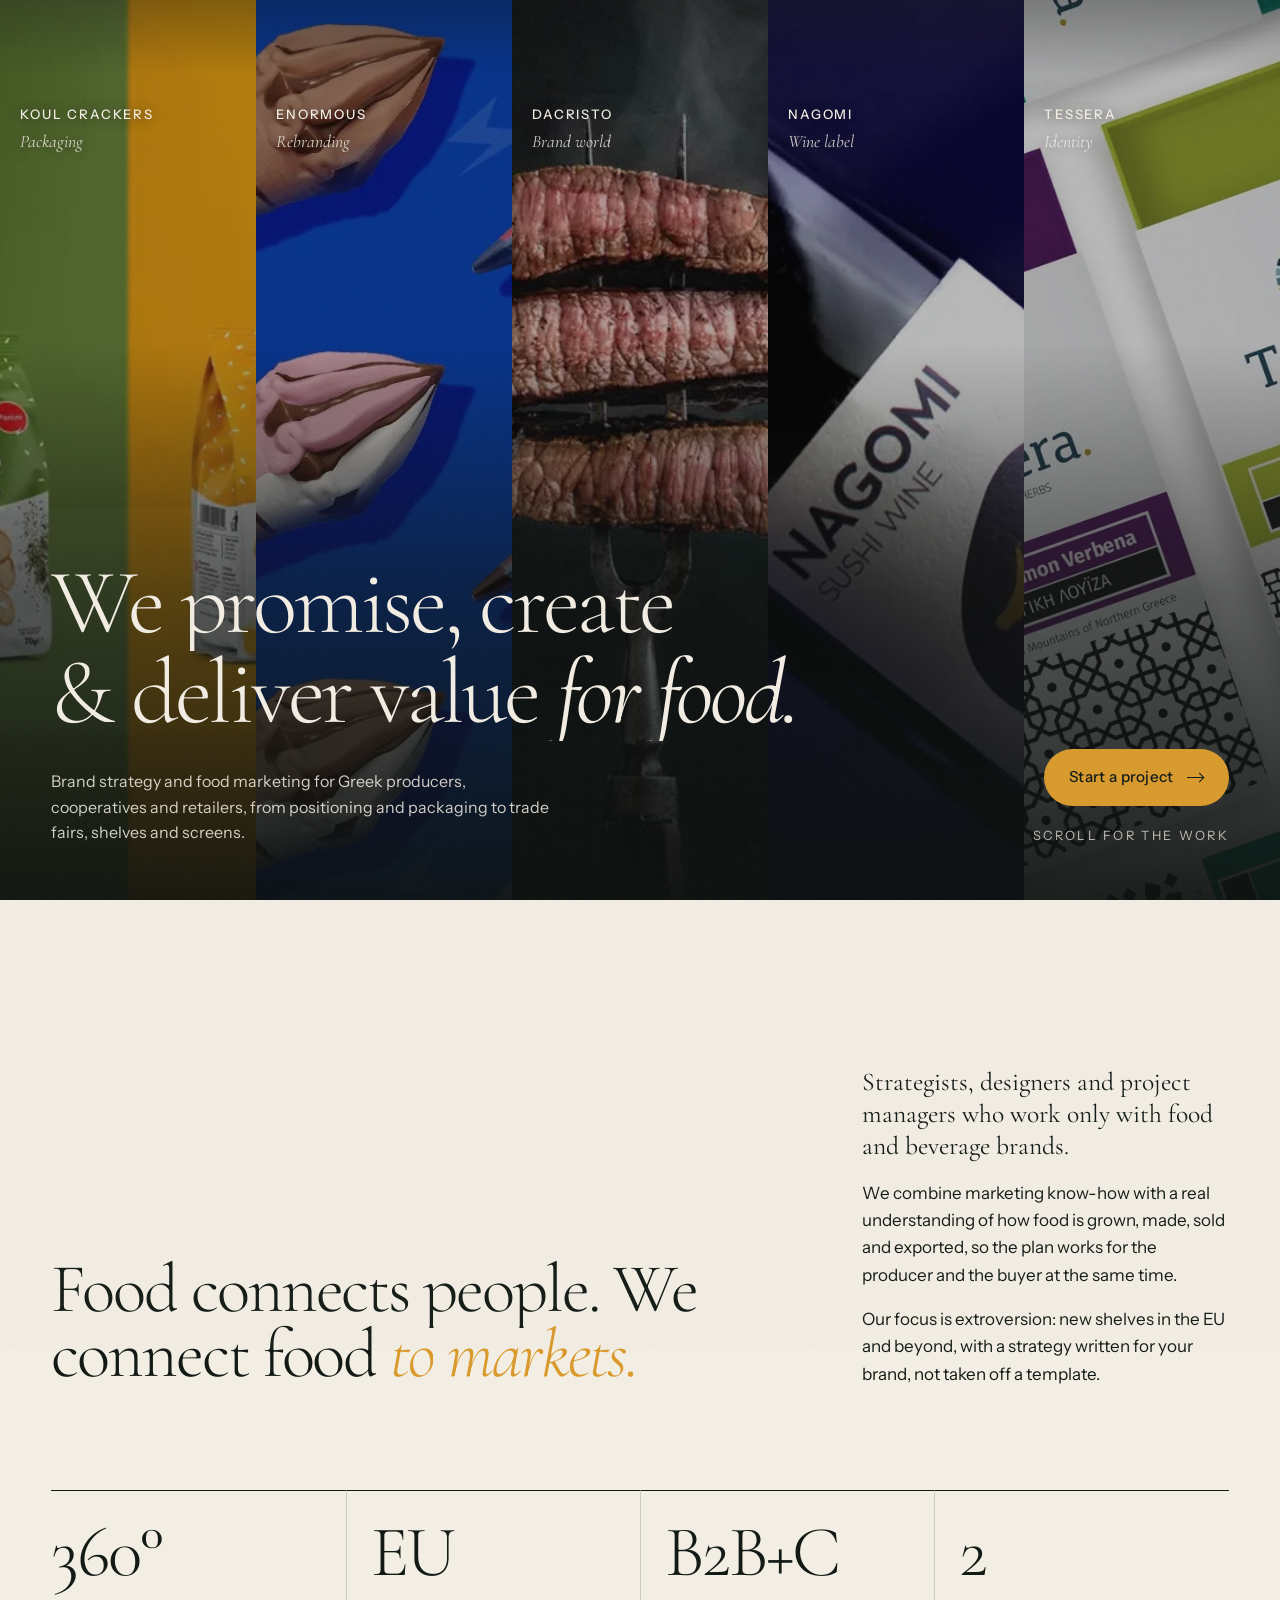
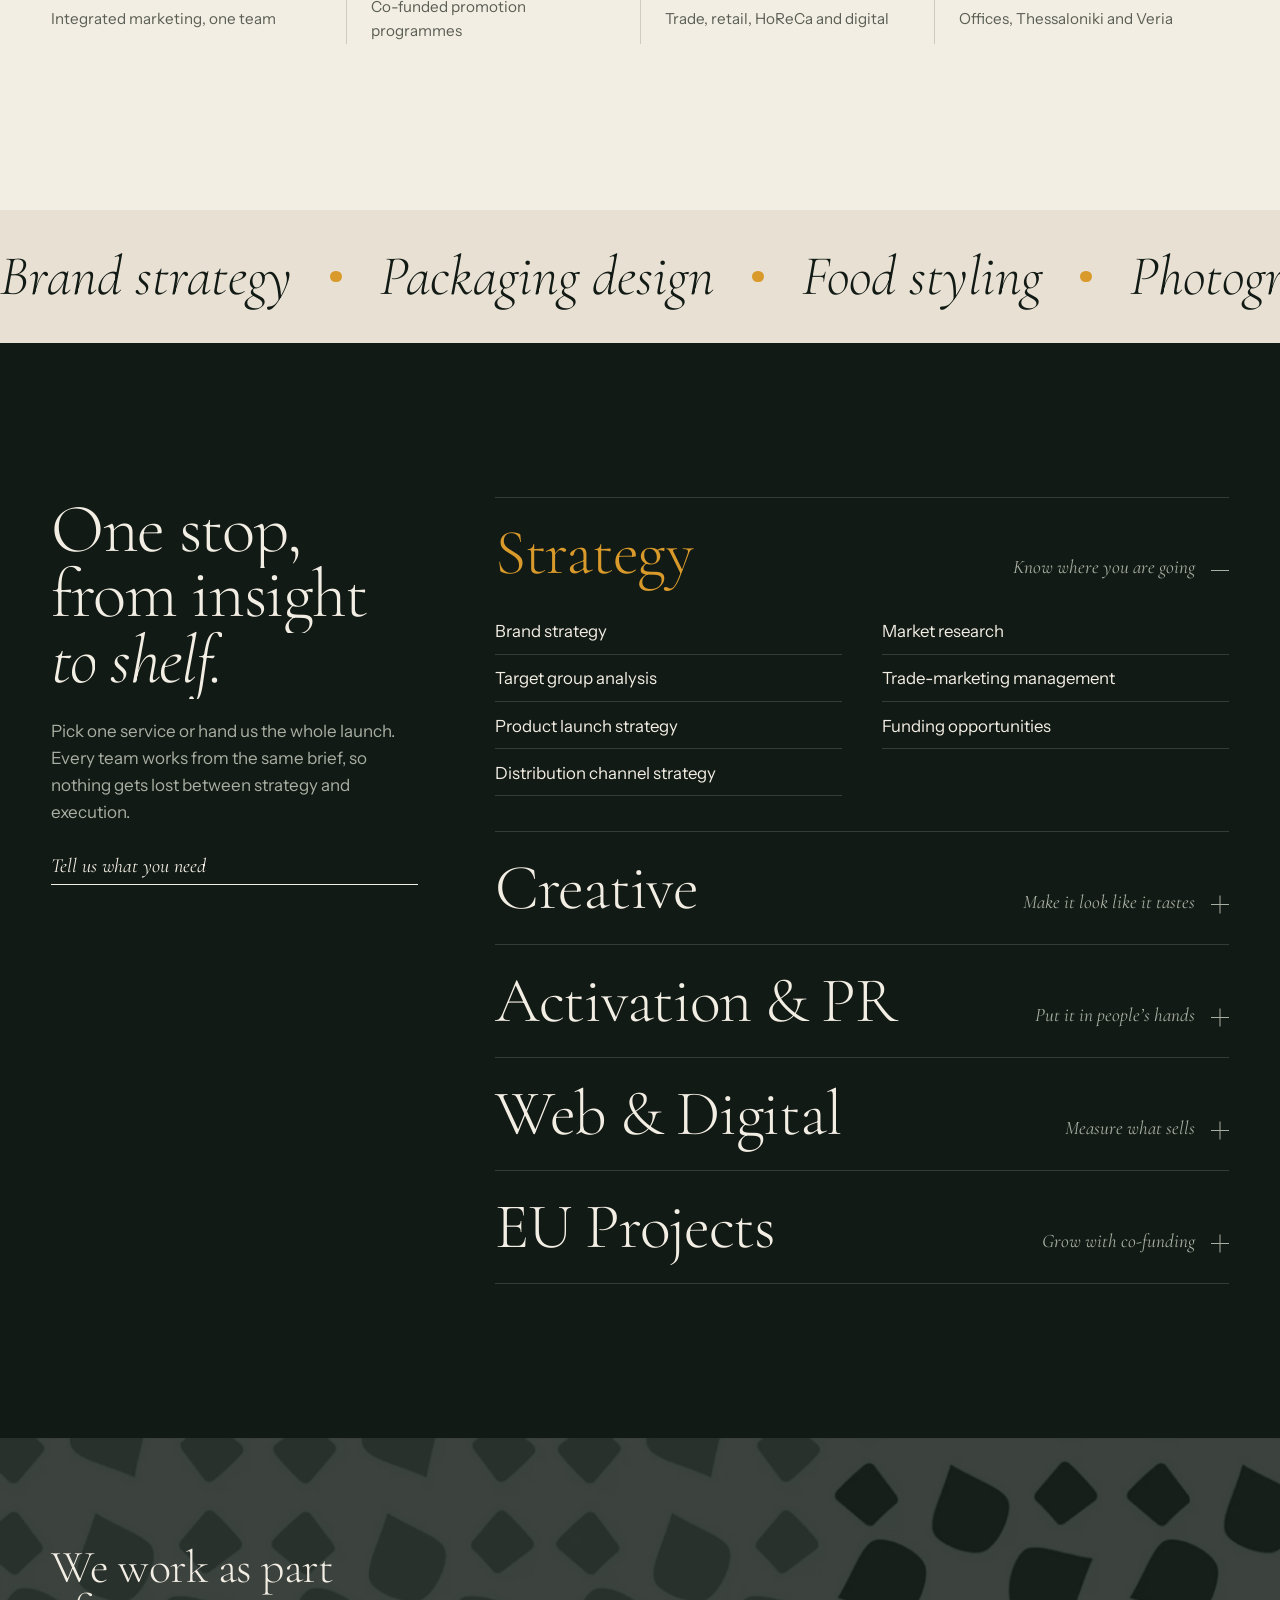
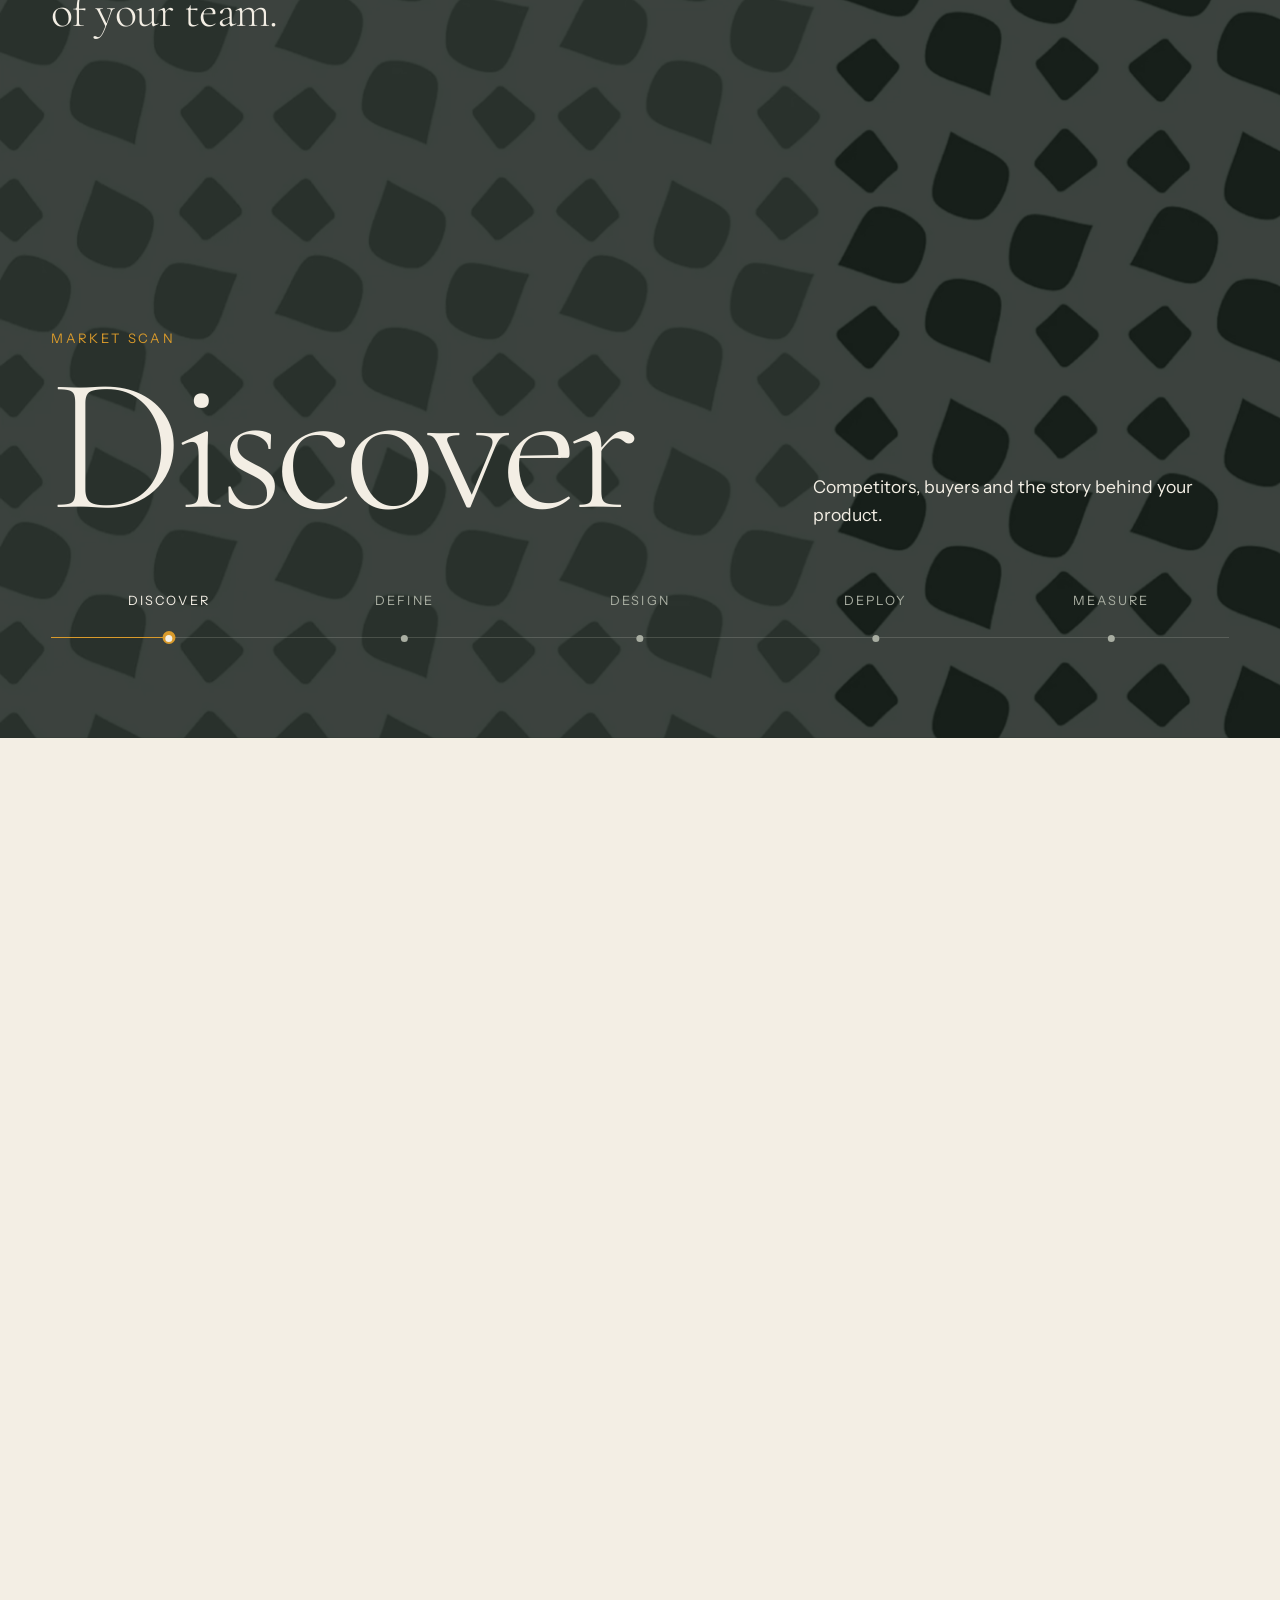
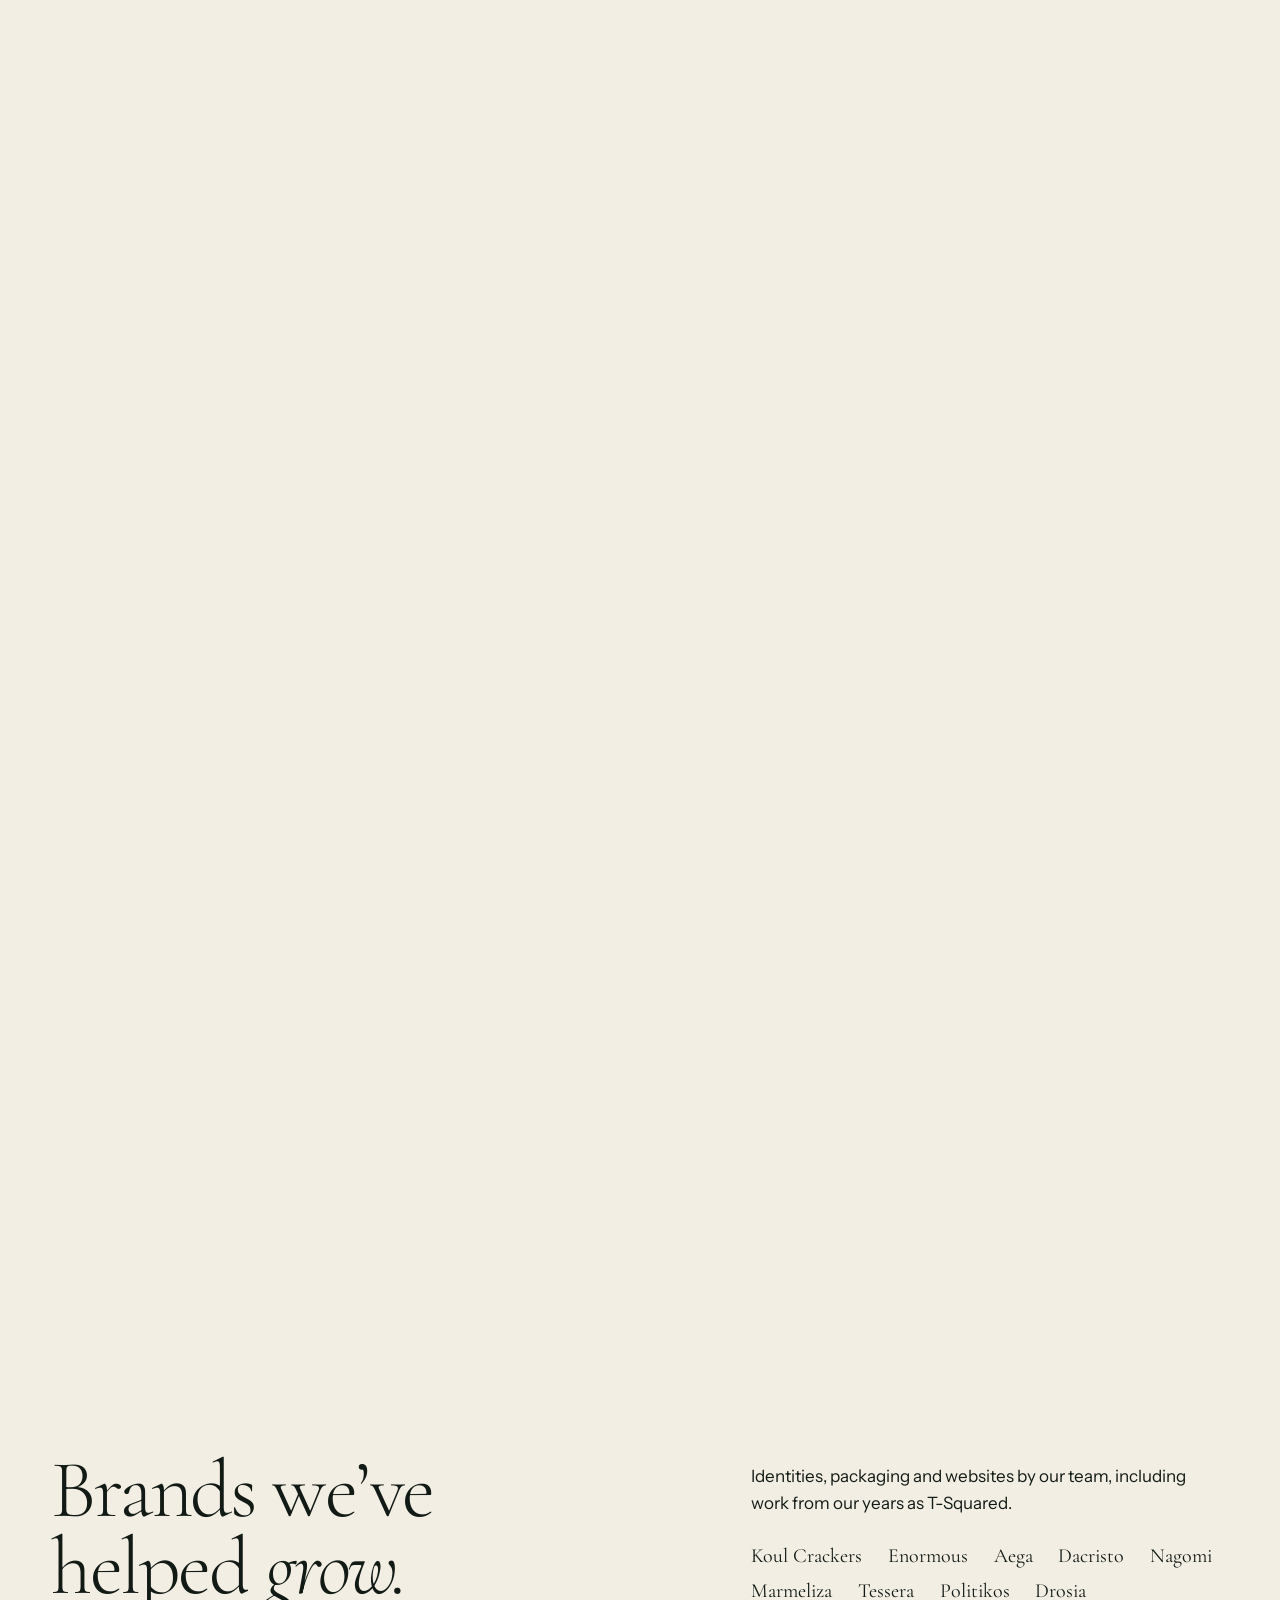
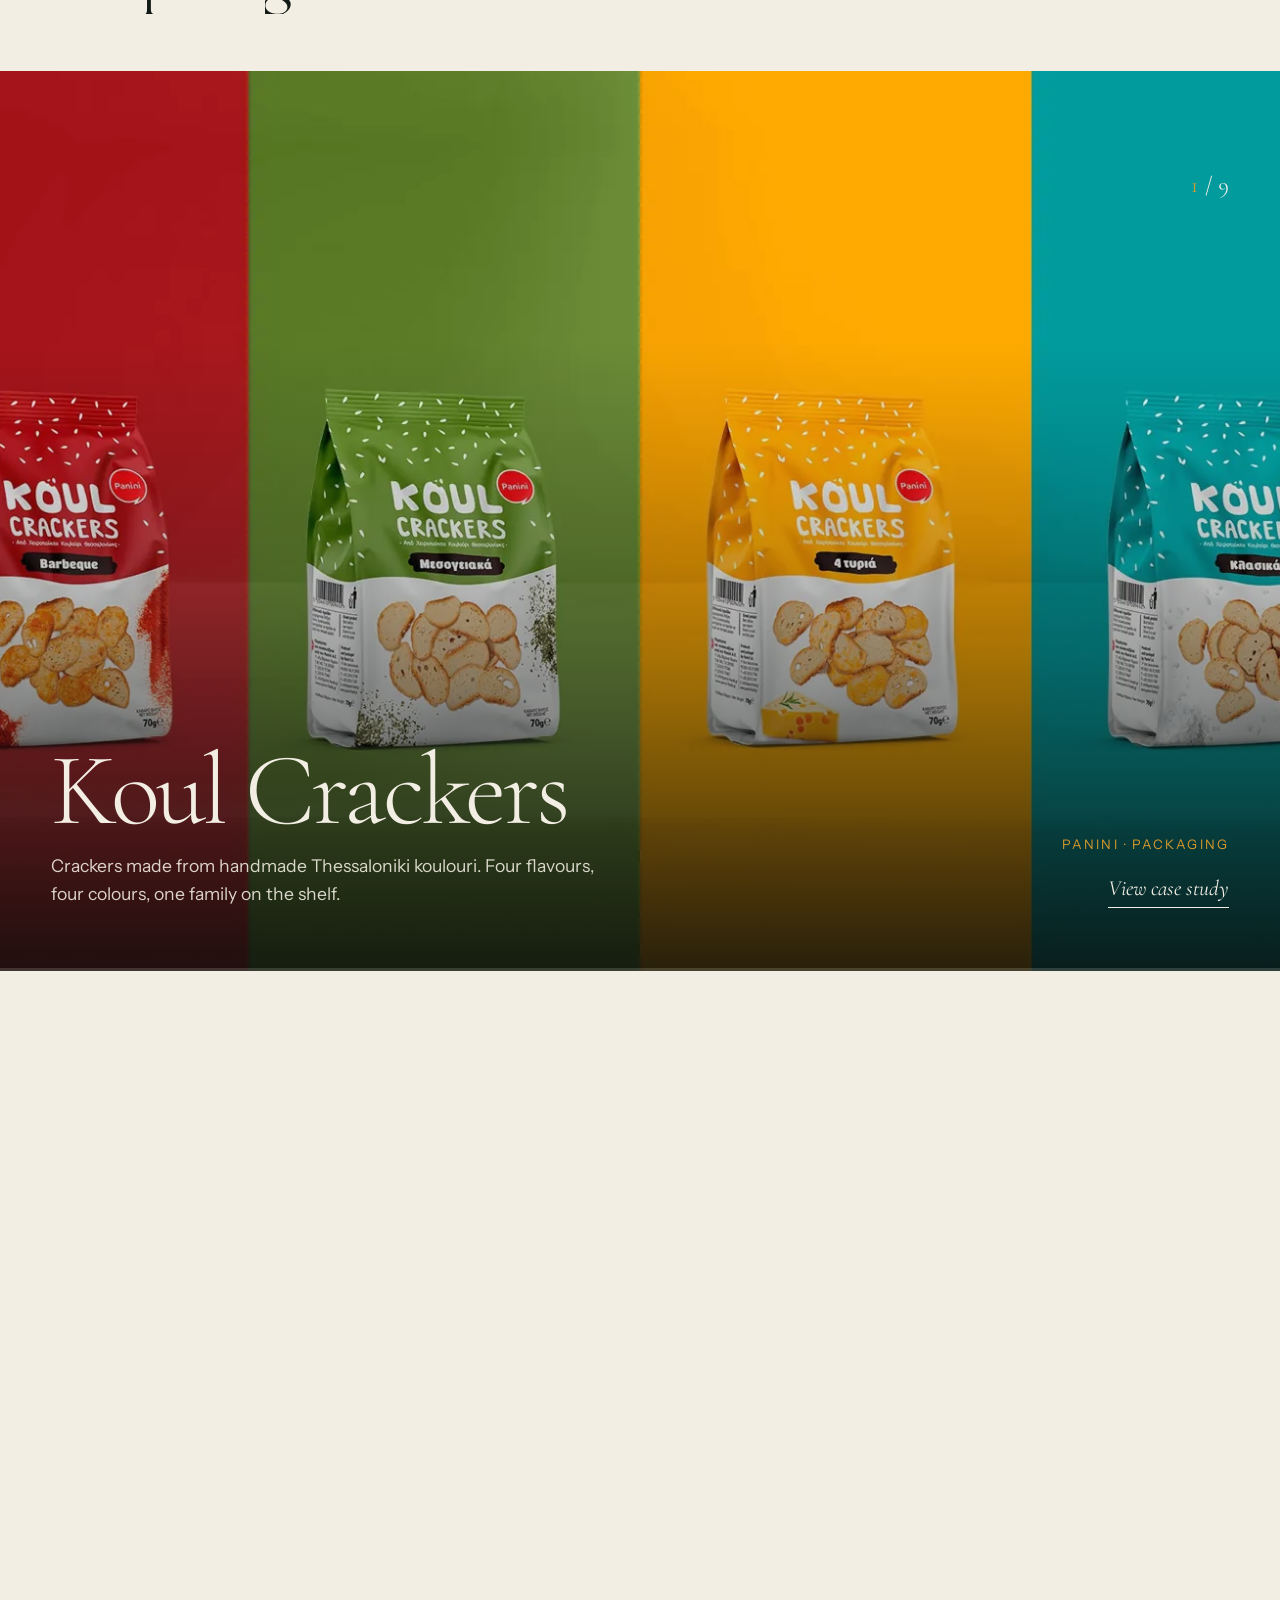
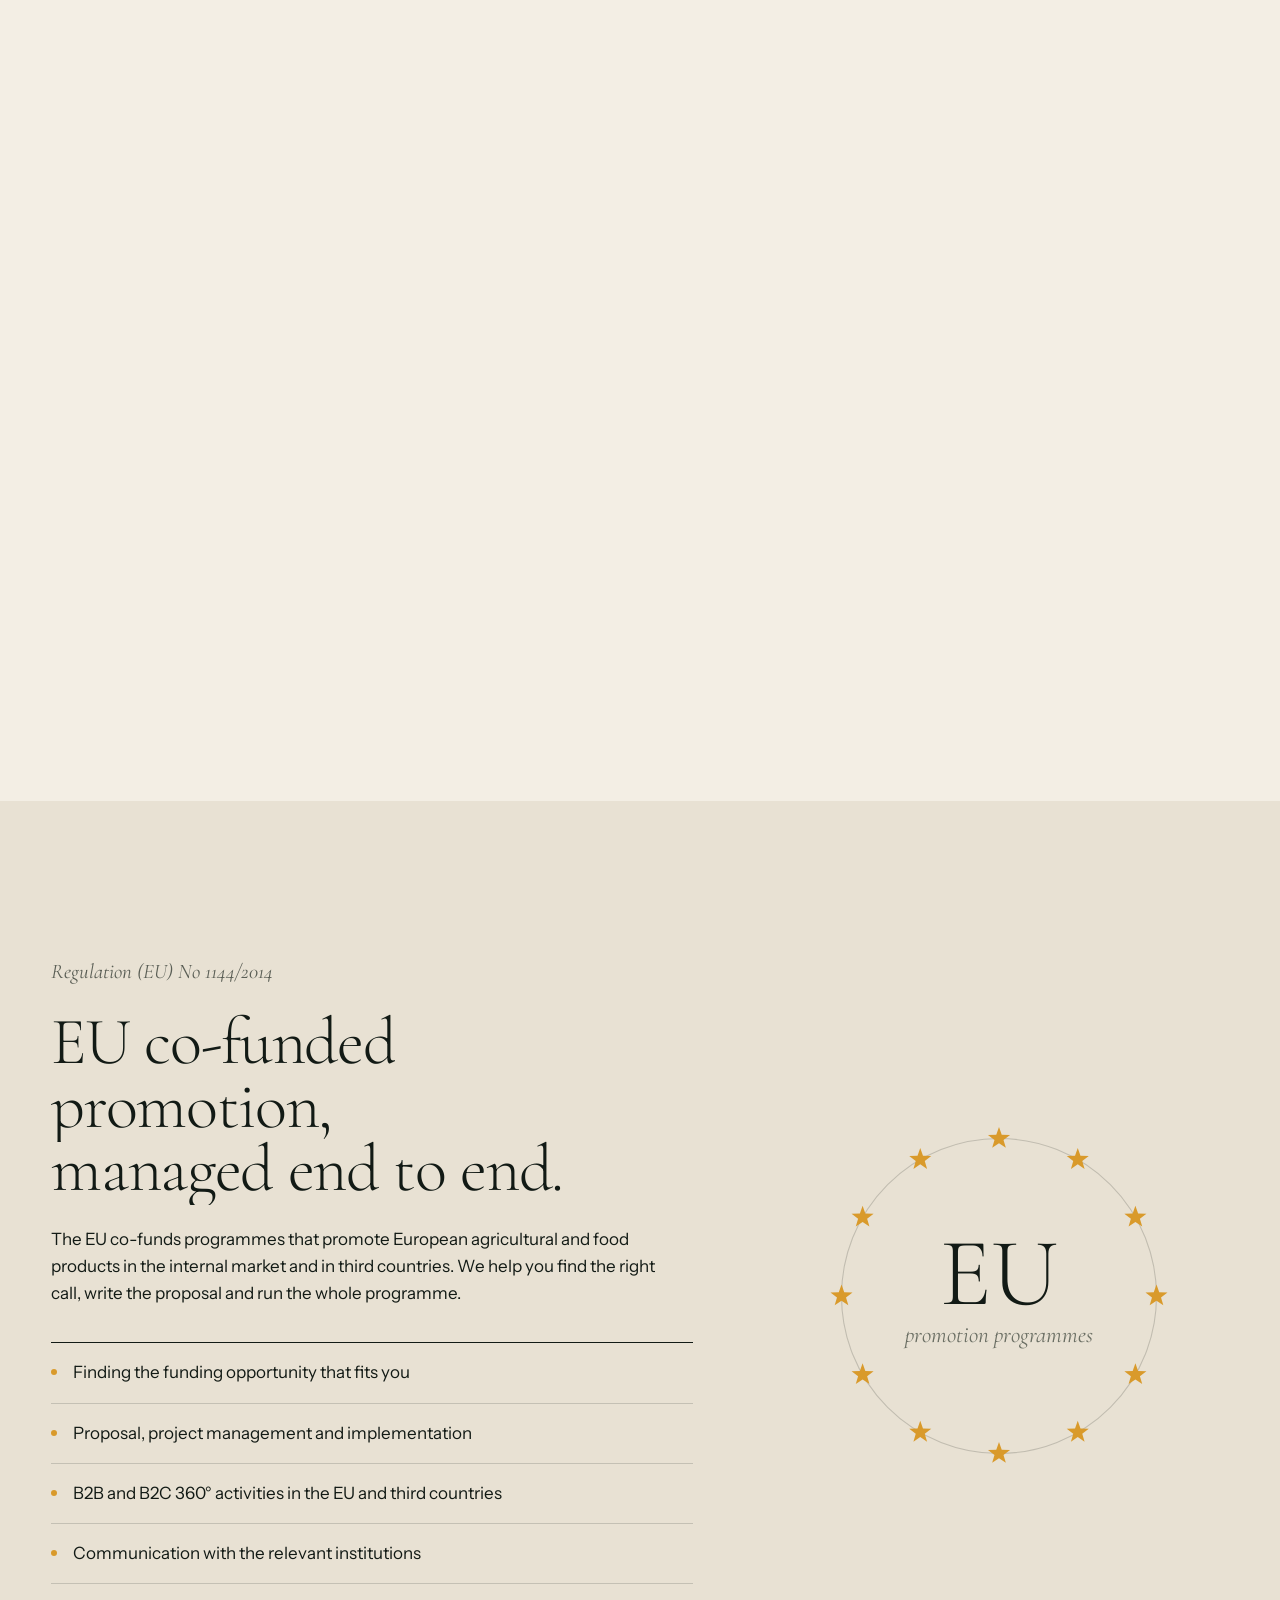
<file: v2/index.html>
<!doctype html>
<html lang="en">
<head>
<meta charset="utf-8">
<meta name="viewport" content="width=device-width, initial-scale=1, viewport-fit=cover">
<title>promēsa · Food strategy + communication</title>
<meta name="description" content="promēsa: food strategy and communication. Brand strategy, packaging, activation and EU promotion programmes for Greek food and beverage producers.">
<meta name="theme-color" content="#121A15">
<link rel="preconnect" href="https://fonts.googleapis.com">
<link rel="preconnect" href="https://fonts.gstatic.com" crossorigin>
<link rel="stylesheet" href="https://fonts.googleapis.com/css2?family=Cormorant+Garamond:ital,wght@0,300;0,400;0,500;1,300;1,400;1,500&family=Instrument+Sans:wght@400;500&display=swap">
<link rel="stylesheet" href="css/v2.css?v=1">
<script>document.documentElement.classList.add('js');try{if(!sessionStorage.getItem('pv2-veil')&&!matchMedia('(prefers-reduced-motion: reduce)').matches)document.documentElement.classList.add('veil-on')}catch(e){}</script>
</head>
<body>
<script>if(document.documentElement.classList.contains('veil-on'))document.body.classList.add('is-loading')</script>

<div class="veil" id="veil" aria-hidden="true">
  <div class="veil__cut"><img src="../assets/work/panini-kool/06.webp" alt=""><span class="veil__name">Koul Crackers</span></div>
  <div class="veil__cut"><img src="../assets/work/enormous/02.webp" alt=""><span class="veil__name">Enormous</span></div>
  <div class="veil__cut"><img src="../assets/work/aega/01.webp" alt=""><span class="veil__name">Aega Goat Milk</span></div>
  <div class="veil__cut"><img src="../assets/work/nagomi/04.webp" alt=""><span class="veil__name">Nagomi Sushi Wine</span></div>
  <div class="veil__cut"><img src="../assets/work/tessera/07.webp" alt=""><span class="veil__name">Tessera Fine Herbs</span></div>
  <span class="veil__mark">promēsa</span>
  <button class="veil__skip" id="veilSkip" type="button" tabindex="-1">Skip</button>
</div>
<div class="grain" aria-hidden="true"></div>

<header class="nav" id="nav">
  <a class="nav__brand" href="#top" aria-label="promēsa home">promēsa</a>
  <nav class="nav__links" aria-label="Primary">
    <a href="#services">Services</a>
    <a href="#process">How we work</a>
    <a href="#work">Work</a>
    <a href="#eu">EU programmes</a>
  </nav>
  <a class="nav__cta" href="#contact">Let’s talk</a>
  <button class="nav__toggle" id="navToggle" type="button" aria-label="Open menu" aria-expanded="false" aria-controls="menu"><span></span><span></span></button>
</header>

<div class="menu" id="menu" aria-hidden="true">
  <nav class="menu__links" aria-label="Mobile">
    <a href="#services">Services</a>
    <a href="#process">How we work</a>
    <a href="#work">Work</a>
    <a href="#eu">EU programmes</a>
    <a href="#contact">Let’s talk</a>
  </nav>
  <p class="menu__foot">Thessaloniki · Veria<br>info@promesa.gr</p>
</div>

<main id="top">

<!-- ============ HERO: a wall of the work ============ -->
<section class="hero" aria-label="Introduction">
  <div class="wall" id="wall">
    <a class="wall__panel" href="work/panini-kool.html"><img src="../assets/work/covers/panini-kool.webp" alt="Koul Crackers packs in red, green, yellow and teal"><span class="wall__label"><b>Koul Crackers</b><span>Packaging</span></span></a>
    <a class="wall__panel" href="#work" data-slide="1"><img src="../assets/work/enormous/02.webp" alt="Enormous ice cream cones on blue"><span class="wall__label"><b>Enormous</b><span>Rebranding</span></span></a>
    <a class="wall__panel" href="#work" data-slide="3"><img src="../assets/work/covers/dacristo.webp" alt="Dacristo deli brand collage"><span class="wall__label"><b>Dacristo</b><span>Brand world</span></span></a>
    <a class="wall__panel" href="#work" data-slide="4"><img src="../assets/work/nagomi/04.webp" alt="Nagomi sushi wine bottle on deep blue"><span class="wall__label"><b>Nagomi</b><span>Wine label</span></span></a>
    <a class="wall__panel" href="#work" data-slide="6"><img src="../assets/work/tessera/07.webp" alt="Tessera herb packs with geometric patterns"><span class="wall__label"><b>Tessera</b><span>Identity</span></span></a>
  </div>
  <div class="hero__scrim" aria-hidden="true"></div>
  <div class="hero__copy">
    <div>
      <h1 aria-label="We promise, create and deliver value for food.">
        <span class="line"><span>We promise, create</span></span>
        <span class="line"><span>&amp; deliver value <em>for food.</em></span></span>
      </h1>
      <p class="hero__sub" data-hero-fade>Brand strategy and food marketing for Greek producers, cooperatives and retailers, from positioning and packaging to trade fairs, shelves and screens.</p>
    </div>
    <div class="hero__actions" data-hero-fade>
      <a class="btn" href="#contact">Start a project <i></i></a>
      <span class="scrollcue">Scroll for the work</span>
    </div>
  </div>
</section>

<!-- ============ ABOUT ============ -->
<section class="about wrap" aria-labelledby="about-h">
  <div class="about__grid">
    <h2 id="about-h" data-split>Food connects people. We connect food <em>to markets.</em></h2>
    <div class="about__body">
      <p class="lede" data-reveal>Strategists, designers and project managers who work only with food and beverage brands.</p>
      <p data-reveal>We combine marketing know-how with a real understanding of how food is grown, made, sold and exported, so the plan works for the producer and the buyer at the same time.</p>
      <p data-reveal>Our focus is extroversion: new shelves in the EU and beyond, with a strategy written for your brand, not taken off a template.</p>
    </div>
  </div>
  <div class="facts">
    <div class="fact" data-reveal><b data-count="360" data-suffix="°">360°</b><span>Integrated marketing, one team</span></div>
    <div class="fact" data-reveal><b>EU</b><span>Co-funded promotion programmes</span></div>
    <div class="fact" data-reveal><b>B2B+C</b><span>Trade, retail, HoReCa and digital</span></div>
    <div class="fact" data-reveal><b data-count="2">2</b><span>Offices, Thessaloniki and Veria</span></div>
  </div>
</section>

<!-- ============ MARQUEE ============ -->
<div class="marquee" aria-hidden="true">
  <div class="marquee__track">
    <span class="marquee__item">Brand strategy</span><span class="marquee__dot"></span><span class="marquee__item">Packaging design</span><span class="marquee__dot"></span><span class="marquee__item">Food styling</span><span class="marquee__dot"></span><span class="marquee__item">Photography &amp; video</span><span class="marquee__dot"></span><span class="marquee__item">Trade fairs</span><span class="marquee__dot"></span><span class="marquee__item">In-store promotion</span><span class="marquee__dot"></span><span class="marquee__item">Social media</span><span class="marquee__dot"></span><span class="marquee__item">EU promotion programmes</span><span class="marquee__dot"></span>
    <span class="marquee__item">Brand strategy</span><span class="marquee__dot"></span><span class="marquee__item">Packaging design</span><span class="marquee__dot"></span><span class="marquee__item">Food styling</span><span class="marquee__dot"></span><span class="marquee__item">Photography &amp; video</span><span class="marquee__dot"></span><span class="marquee__item">Trade fairs</span><span class="marquee__dot"></span><span class="marquee__item">In-store promotion</span><span class="marquee__dot"></span><span class="marquee__item">Social media</span><span class="marquee__dot"></span><span class="marquee__item">EU promotion programmes</span><span class="marquee__dot"></span>
  </div>
</div>

<!-- ============ SERVICES ============ -->
<section class="services dark" id="services" aria-labelledby="svc-h">
  <div class="wrap services__grid">
    <div class="services__head">
      <h2 id="svc-h" data-split>One stop, from insight <em>to shelf.</em></h2>
      <p data-reveal>Pick one service or hand us the whole launch. Every team works from the same brief, so nothing gets lost between strategy and execution.</p>
      <a class="textlink" href="#contact" data-reveal>Tell us what you need</a>
    </div>
    <div class="svc-list">
      <details class="svc" open data-reveal>
        <summary><h3>Strategy</h3><span class="tag">Know where you are going<span class="svc__plus" aria-hidden="true"></span></span></summary>
        <ul><li>Brand strategy</li><li>Market research</li><li>Target group analysis</li><li>Trade-marketing management</li><li>Product launch strategy</li><li>Funding opportunities</li><li>Distribution channel strategy</li></ul>
      </details>
      <details class="svc" data-reveal>
        <summary><h3>Creative</h3><span class="tag">Make it look like it tastes<span class="svc__plus" aria-hidden="true"></span></span></summary>
        <ul><li>Branding &amp; visual identity</li><li>Packaging design</li><li>Content creation</li><li>Campaign development</li><li>Photography &amp; video</li><li>Food styling</li><li>Web design</li></ul>
      </details>
      <details class="svc" data-reveal>
        <summary><h3>Activation &amp; PR</h3><span class="tag">Put it in people’s hands<span class="svc__plus" aria-hidden="true"></span></span></summary>
        <ul><li>International trade fairs</li><li>B2B meetings &amp; events</li><li>B2C promotions</li><li>In-store promotion</li><li>Media planning</li><li>Social media</li></ul>
      </details>
      <details class="svc" data-reveal>
        <summary><h3>Web &amp; Digital</h3><span class="tag">Measure what sells<span class="svc__plus" aria-hidden="true"></span></span></summary>
        <ul><li>Web design &amp; development</li><li>Performance marketing</li><li>Analytics &amp; reporting</li></ul>
      </details>
      <details class="svc" data-reveal>
        <summary><h3>EU Projects</h3><span class="tag">Grow with co-funding<span class="svc__plus" aria-hidden="true"></span></span></summary>
        <ul><li>Programme management</li><li>360° B2B &amp; B2C activities</li><li>Finding the right funding</li><li>Liaison with authorities</li><li>Reporting &amp; ex-post evaluation</li></ul>
      </details>
    </div>
  </div>
</section>

<!-- ============ THE ROAD: how we work ============ -->
<section class="road" id="process" aria-labelledby="road-h">
  <div class="road__stage">
    <div class="road__media" aria-hidden="true"><img id="roadImg" src="../assets/work/tessera/05.webp" alt=""></div>
    <h2 id="road-h" class="road__title">We work as part of your team.</h2>
    <div class="road__head">
      <div>
        <span class="road__kicker" id="roadKicker">Market scan</span>
        <span class="road__big" id="roadBig">Discover</span>
      </div>
      <p class="road__note" id="roadNote" aria-live="polite">Competitors, buyers and the story behind your product.</p>
    </div>
    <div class="road__rail">
      <div class="road__line"><span class="road__fill" id="roadFill"></span><span class="road__cursor" id="roadCursor"></span></div>
      <ol class="road__nodes" id="roadNodes">
        <li class="road__node is-on" style="left:10%" data-big="Discover" data-kick="Market scan" data-note="Competitors, buyers and the story behind your product."><button type="button">Discover</button></li>
        <li class="road__node" style="left:30%" data-big="Define" data-kick="Positioning" data-note="Positioning, target markets, channels and a clear budget."><button type="button">Define</button></li>
        <li class="road__node" style="left:50%" data-big="Design" data-kick="Identity &amp; campaign" data-note="Identity, packaging, content and the campaign itself."><button type="button">Design</button></li>
        <li class="road__node" style="left:70%" data-big="Deploy" data-kick="Fairs, shelves, screens" data-note="Fairs, B2B meetings, retail, media and social, run by us."><button type="button">Deploy</button></li>
        <li class="road__node" style="left:90%" data-big="Measure" data-kick="Results" data-note="Results, reporting and what to change in the next round."><button type="button">Measure</button></li>
      </ol>
    </div>
    <ol class="road__list">
      <li><span>Market scan</span><b>Discover</b><p>Competitors, buyers and the story behind your product.</p></li>
      <li><span>Positioning</span><b>Define</b><p>Positioning, target markets, channels and a clear budget.</p></li>
      <li><span>Identity &amp; campaign</span><b>Design</b><p>Identity, packaging, content and the campaign itself.</p></li>
      <li><span>Fairs, shelves, screens</span><b>Deploy</b><p>Fairs, B2B meetings, retail, media and social, run by us.</p></li>
      <li><span>Results</span><b>Measure</b><p>Results, reporting and what to change in the next round.</p></li>
    </ol>
  </div>
</section>

<!-- ============ WORK ============ -->
<section id="work" aria-labelledby="work-h">
  <div class="work__intro">
    <h2 id="work-h" data-split>Brands we’ve helped <em>grow.</em></h2>
    <div>
      <p data-reveal>Identities, packaging and websites by our team, including work from our years as T-Squared.</p>
      <nav class="work__index" aria-label="Projects" data-reveal>
        <a href="#reel" data-slide="0">Koul Crackers</a><a href="#reel" data-slide="1">Enormous</a><a href="#reel" data-slide="2">Aega</a><a href="#reel" data-slide="3">Dacristo</a><a href="#reel" data-slide="4">Nagomi</a><a href="#reel" data-slide="5">Marmeliza</a><a href="#reel" data-slide="6">Tessera</a><a href="#reel" data-slide="7">Politikos</a><a href="#reel" data-slide="8">Drosia</a>
      </nav>
    </div>
  </div>

  <div class="reel" id="reel">
    <div class="reel__stage">
      <a class="reel__slide" href="work/panini-kool.html">
        <div class="reel__media"><img src="../assets/work/panini-kool/10.webp" alt="The four Koul Crackers packs side by side" loading="lazy"></div>
        <div class="reel__copy"><h3 class="reel__name">Koul Crackers</h3><p class="reel__line">Crackers made from handmade Thessaloniki koulouri. Four flavours, four colours, one family on the shelf.</p><span class="reel__meta"><span class="reel__cat">Panini · Packaging</span><span class="reel__go">View case study</span></span></div>
      </a>
      <div class="reel__slide">
        <div class="reel__media"><img src="../assets/work/enormous/02.webp" alt="Enormous ice cream cones repeated on a blue background" loading="lazy"></div>
        <div class="reel__copy"><h3 class="reel__name">Enormous</h3><p class="reel__line">A louder, bolder rebrand for a big ice cream cone, in pink and electric blue.</p><span class="reel__meta"><span class="reel__cat">Rebranding</span><span class="reel__go reel__go--soon">Case study soon</span></span></div>
      </div>
      <div class="reel__slide">
        <div class="reel__media"><img src="../assets/work/aega/01.webp" alt="Aega coffee cups with goat illustration on mint" loading="lazy"></div>
        <div class="reel__copy"><h3 class="reel__name">Aega Goat Milk</h3><p class="reel__line">A goat, a mint world and a voice that makes goat milk feel everyday.</p><span class="reel__meta"><span class="reel__cat">Identity &amp; packaging</span><span class="reel__go reel__go--soon">Case study soon</span></span></div>
      </div>
      <div class="reel__slide">
        <div class="reel__media"><img src="../assets/work/dacristo/01.webp" alt="Dacristo identity set over a classical still-life painting" loading="lazy"></div>
        <div class="reel__copy"><h3 class="reel__name">Dacristo</h3><p class="reel__line">A brand world for a deli, grocery and coffee house, from meat packs to the shop floor.</p><span class="reel__meta"><span class="reel__cat">Brand world</span><span class="reel__go reel__go--soon">Case study soon</span></span></div>
      </div>
      <div class="reel__slide">
        <div class="reel__media"><img src="../assets/work/nagomi/04.webp" alt="Nagomi sushi wine bottle on deep blue" loading="lazy"></div>
        <div class="reel__copy"><h3 class="reel__name">Nagomi Sushi Wine</h3><p class="reel__line">A Greek wine made for sushi, with a label that bridges both tables.</p><span class="reel__meta"><span class="reel__cat">Wine label</span><span class="reel__go reel__go--soon">Case study soon</span></span></div>
      </div>
      <div class="reel__slide">
        <div class="reel__media"><img src="../assets/work/marmeliza-fruit/04.webp" alt="Hand holding a Marmeliza jar among raspberries" loading="lazy"></div>
        <div class="reel__copy"><h3 class="reel__name">Marmeliza 100% Fruit</h3><p class="reel__line">Jars, patterns and a handmade feel for spreads with nothing but fruit.</p><span class="reel__meta"><span class="reel__cat">Packaging</span><span class="reel__go reel__go--soon">Case study soon</span></span></div>
      </div>
      <div class="reel__slide">
        <div class="reel__media"><img src="../assets/work/tessera/07.webp" alt="Tessera fine herbs packs with geometric patterns" loading="lazy"></div>
        <div class="reel__copy"><h3 class="reel__name">Tessera Fine Herbs</h3><p class="reel__line">Mosaic patterns and one colour per herb, so the range reads as a set.</p><span class="reel__meta"><span class="reel__cat">Identity &amp; packaging</span><span class="reel__go reel__go--soon">Case study soon</span></span></div>
      </div>
      <div class="reel__slide">
        <div class="reel__media"><img src="../assets/work/politikos/03.webp" alt="Politikos website with hay bales and farm info labels" loading="lazy"></div>
        <div class="reel__copy"><h3 class="reel__name">Politikos.com.gr</h3><p class="reel__line">A parallax website that walks you through the farm, from hay barn to herd.</p><span class="reel__meta"><span class="reel__cat">Website</span><span class="reel__go reel__go--soon">Case study soon</span></span></div>
      </div>
      <div class="reel__slide">
        <div class="reel__media"><img src="../assets/work/drosia/01.webp" alt="Νερά Εδέσσης water bottles" loading="lazy"></div>
        <div class="reel__copy"><h3 class="reel__name">Drosia Water</h3><p class="reel__line">Clear labels for spring water from Edessa.</p><span class="reel__meta"><span class="reel__cat">Packaging</span><span class="reel__go reel__go--soon">Case study soon</span></span></div>
      </div>
      <span class="reel__count" aria-hidden="true"><b id="reelIdx">1</b> / 9</span>
      <span class="reel__bar" aria-hidden="true"><i id="reelBar"></i></span>
    </div>
  </div>
</section>

<!-- ============ EU ============ -->
<section class="eu" id="eu" aria-labelledby="eu-h">
  <div class="wrap eu__grid">
    <div>
      <span class="eu__reg" data-reveal>Regulation (EU) No 1144/2014</span>
      <h2 id="eu-h" data-split>EU co-funded promotion, managed end to end.</h2>
      <p data-reveal>The EU co-funds programmes that promote European agricultural and food products in the internal market and in third countries. We help you find the right call, write the proposal and run the whole programme.</p>
      <ul>
        <li data-reveal>Finding the funding opportunity that fits you</li>
        <li data-reveal>Proposal, project management and implementation</li>
        <li data-reveal>B2B and B2C 360° activities in the EU and third countries</li>
        <li data-reveal>Communication with the relevant institutions</li>
        <li data-reveal>Reporting and ex-post evaluation</li>
      </ul>
    </div>
    <div class="ring" aria-hidden="true">
      <svg viewBox="0 0 400 400">
        <circle cx="200" cy="200" r="150" fill="none" stroke="rgba(18,26,21,.18)" stroke-width="1"/>
        <g class="spin" id="stars"></g>
        <text x="200" y="208" text-anchor="middle" font-family="Cormorant Garamond, serif" font-weight="300" font-size="92" fill="#121A15">EU</text>
        <text x="200" y="244" text-anchor="middle" font-family="Cormorant Garamond, serif" font-style="italic" font-size="22" fill="#6B6F64">promotion programmes</text>
      </svg>
    </div>
  </div>
</section>

<!-- ============ FINALE: contact ============ -->
<section class="finale" id="contact" aria-labelledby="contact-h">
  <div class="finale__media" aria-hidden="true"><img id="finaleImg" src="../assets/work/aega/03.webp" alt="" loading="lazy"></div>
  <div class="finale__inner">
    <h2 id="contact-h" data-split>Have a product the world should <em>taste?</em></h2>
    <div class="finale__grid">
      <div class="office" data-reveal>
        <h3>Thessaloniki</h3>
        <p>19 P.P. Germanou Str.</p>
        <p><a href="tel:+302310220150">+30 2310 220150</a></p>
        <p>Mon to Fri, 09:00 to 17:00</p>
      </div>
      <div class="office" data-reveal>
        <h3>Veria</h3>
        <p>4 Raktivan Sqr</p>
        <p><a href="tel:+302331064200">+30 2331 064200</a></p>
        <p><a href="mailto:info@promesa.gr">info@promesa.gr</a></p>
      </div>
      <form class="lead" id="lead" novalidate data-reveal>
        <label for="f-name">Name<input id="f-name" name="name" autocomplete="name" required></label>
        <label for="f-company">Company or brand<input id="f-company" name="company" autocomplete="organization"></label>
        <label for="f-need">What do you need?
          <select id="f-need" name="need">
            <option>A new brand or packaging</option>
            <option>A product launch</option>
            <option>Trade fairs and B2B</option>
            <option>An EU promotion programme</option>
            <option>Something else</option>
          </select>
        </label>
        <label for="f-email">Email<input id="f-email" name="email" type="email" autocomplete="email" required></label>
        <button class="btn" type="submit">Send enquiry <i></i></button>
        <p class="form-note" id="form-note" role="status"></p>
      </form>
    </div>
  </div>
</section>
</main>

<footer class="foot">
  <span class="foot__name" aria-hidden="true">promēsa</span>
  <div class="foot__row">
    <span>© 2026 promēsa · food strategy + communication</span>
    <nav aria-label="Footer">
      <a href="#services">Services</a><a href="#work">Work</a><a href="#contact">Contact</a>
      <a href="https://promesa.gr/peigrafi-drasis/">Co-funded action (ΕΣΠΑ)</a>
      <a href="../index.html">Version 1</a>
    </nav>
  </div>
</footer>

<script src="js/vendor/gsap.min.js"></script>
<script src="js/vendor/ScrollTrigger.min.js"></script>
<script src="js/vendor/lenis.min.js"></script>
<script src="js/v2.js?v=1"></script>
</body>
</html>
</file>
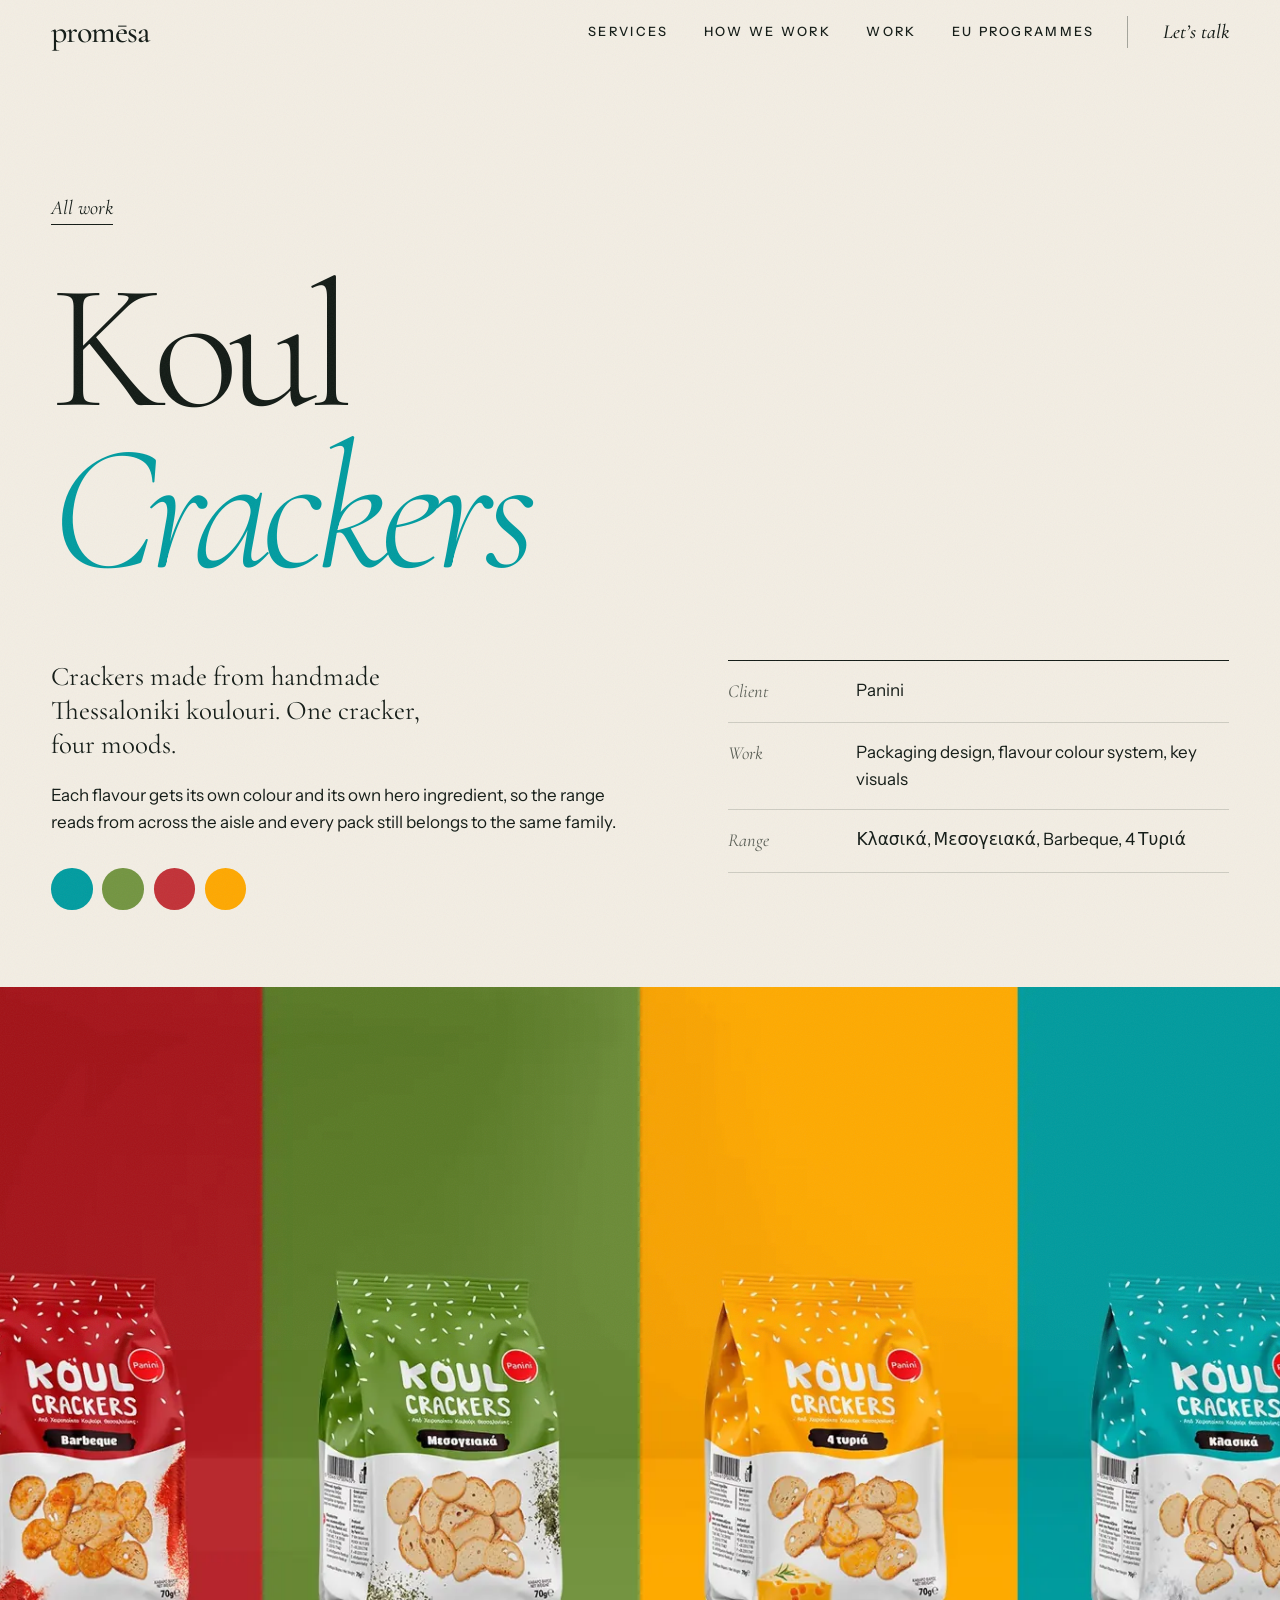
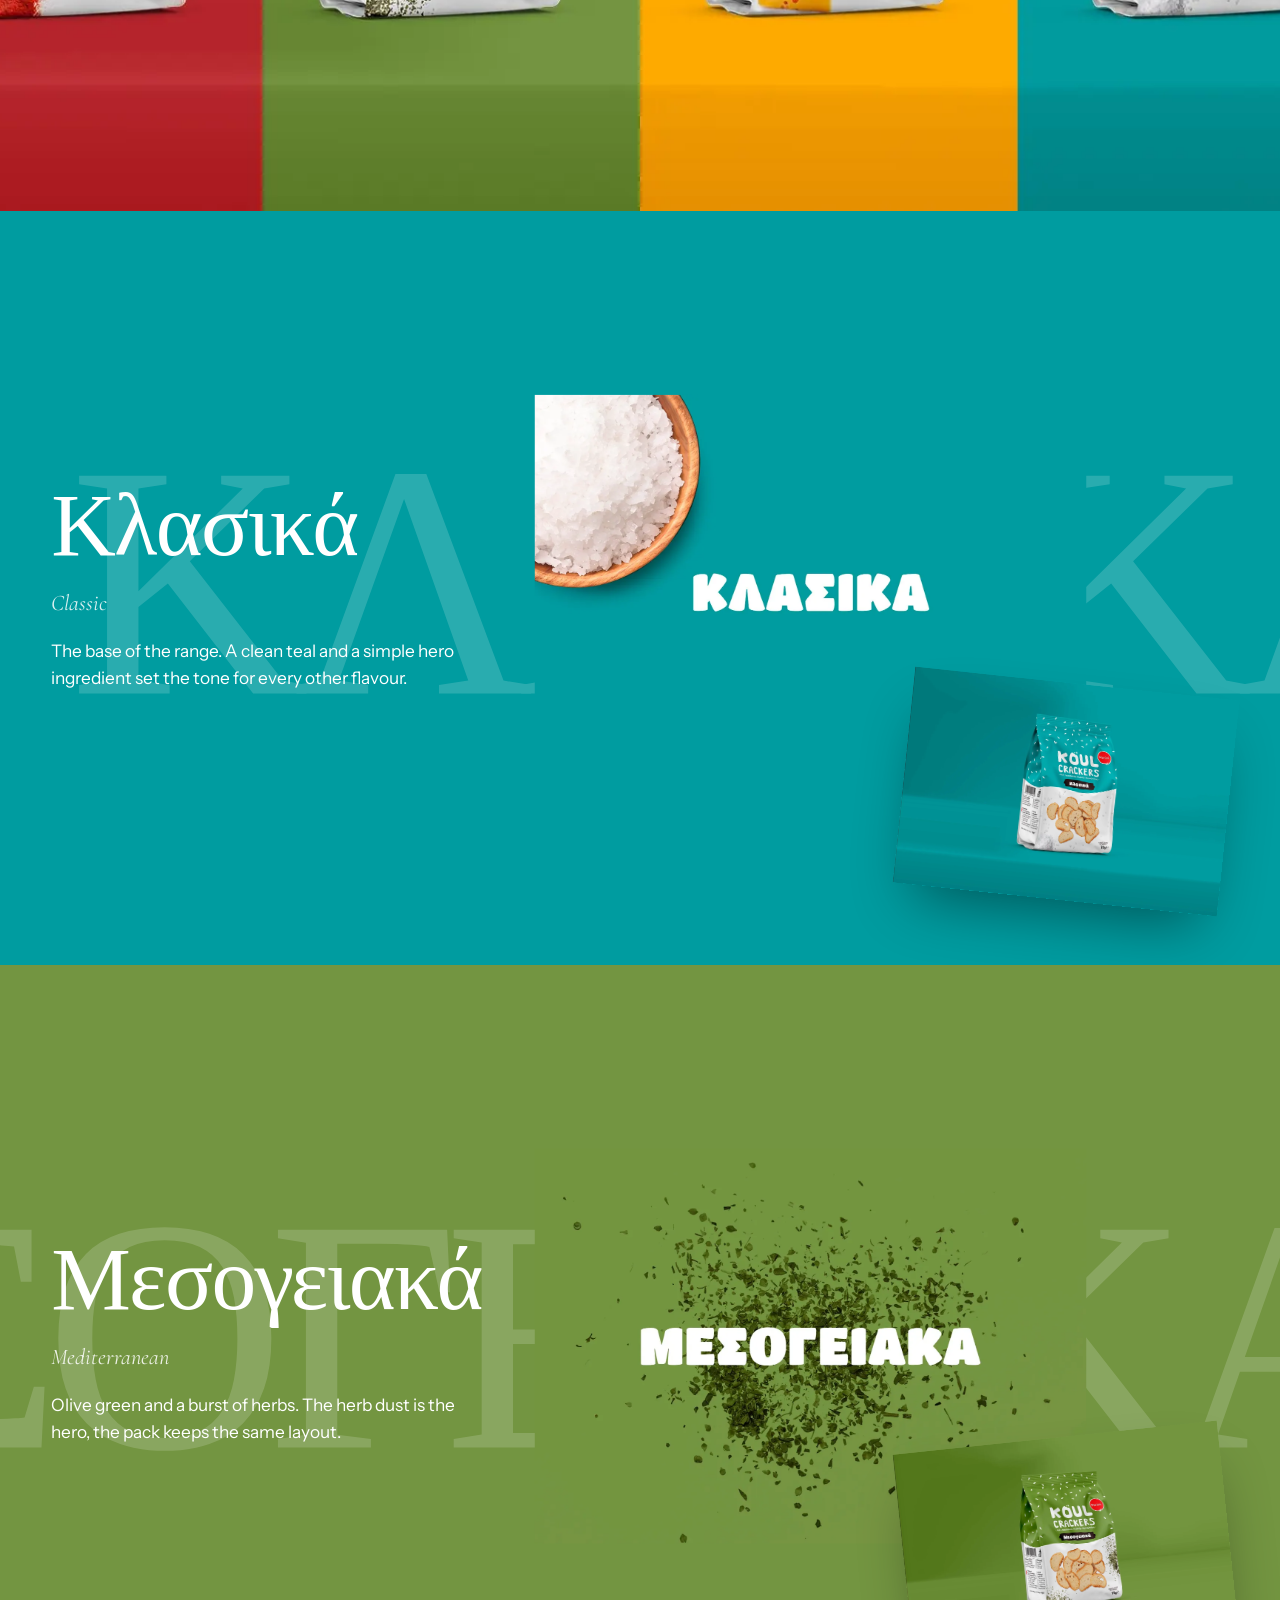
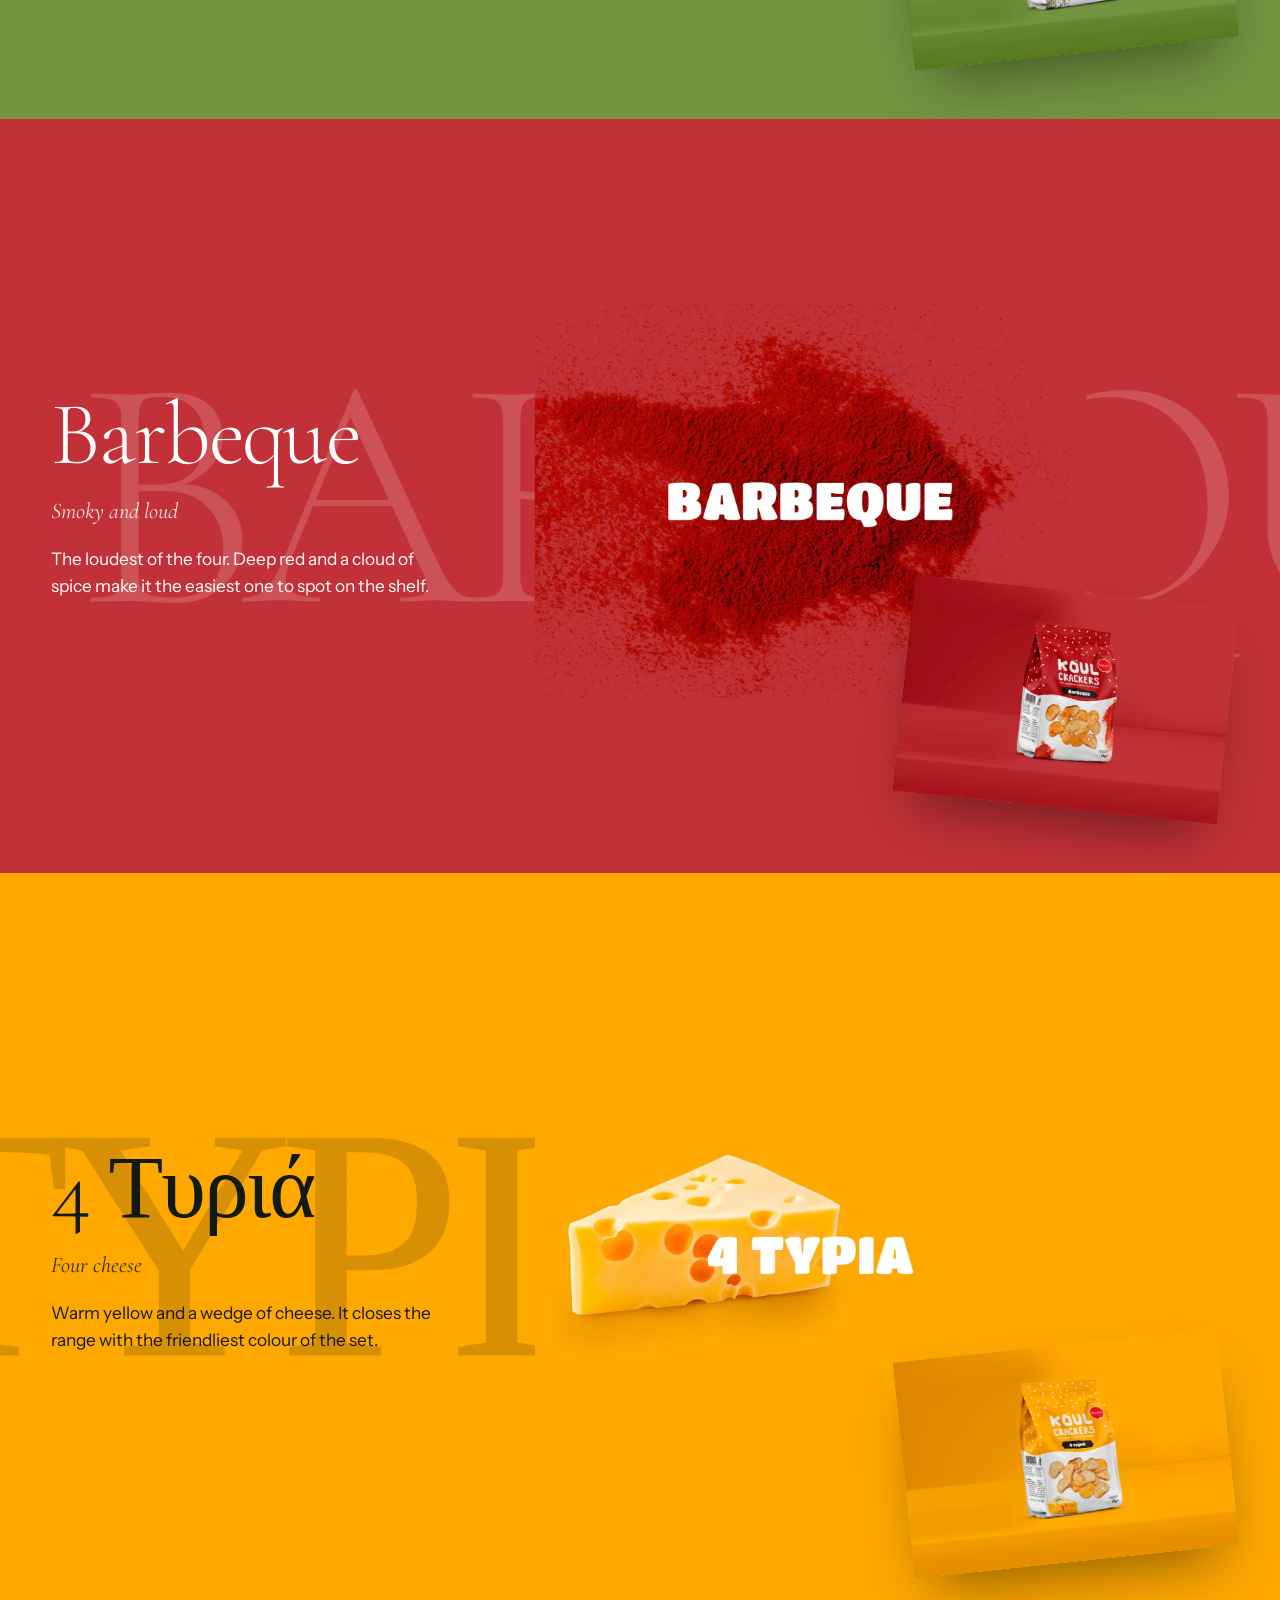
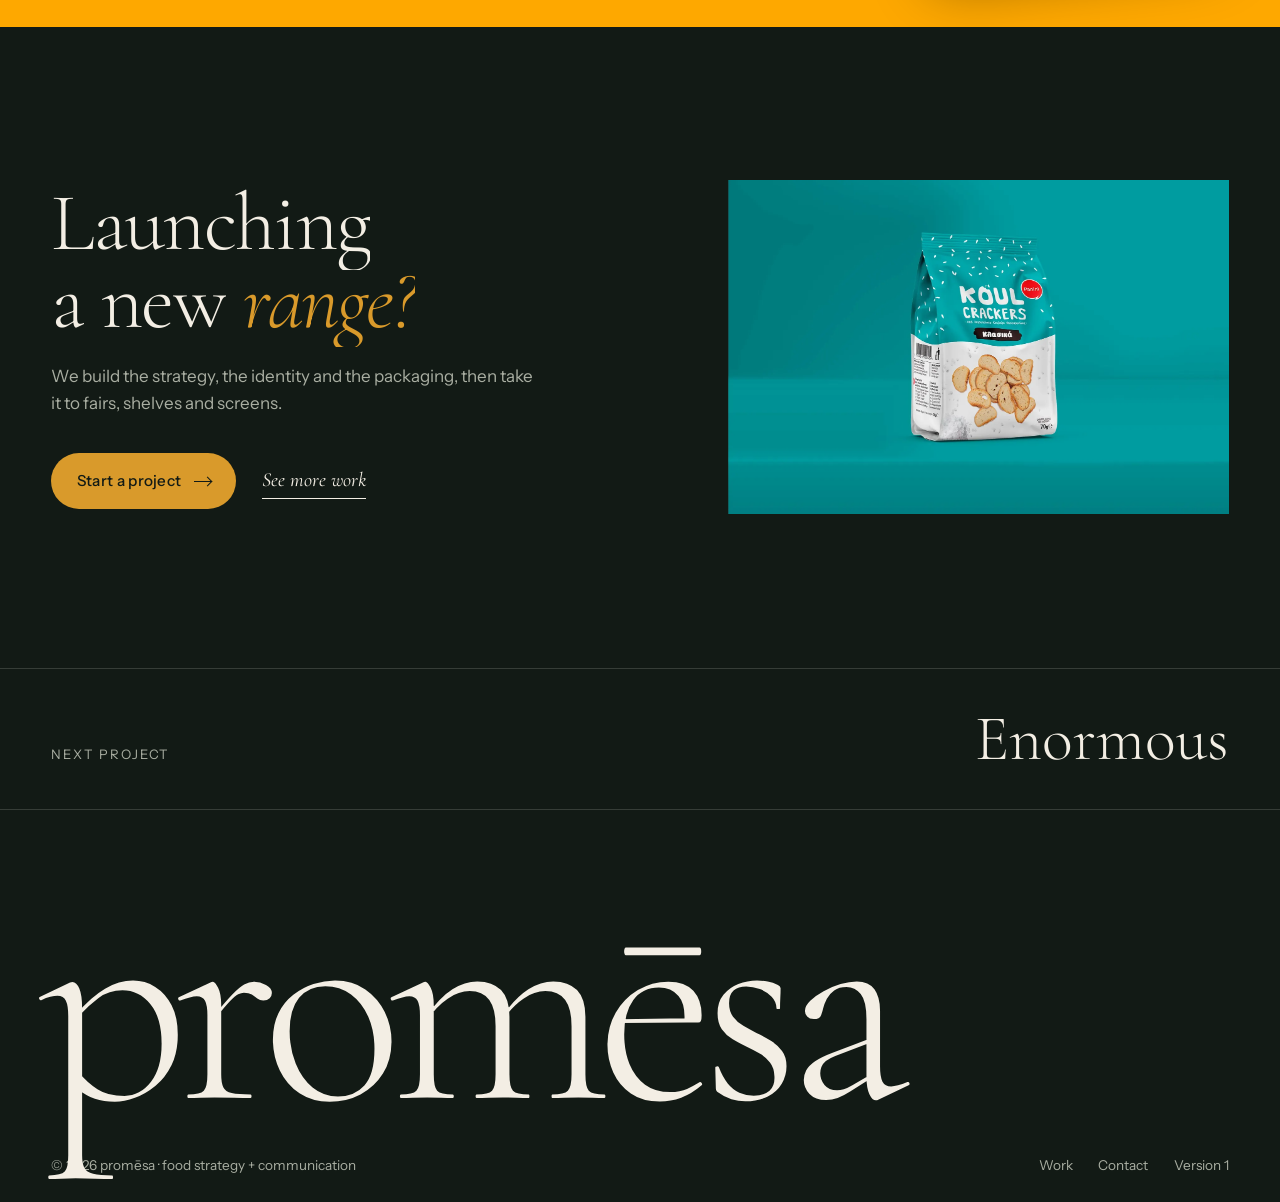
<file: v2/work/panini-kool.html>
<!doctype html>
<html lang="en">
<head>
<meta charset="utf-8">
<meta name="viewport" content="width=device-width, initial-scale=1, viewport-fit=cover">
<title>Koul Crackers for Panini · promēsa</title>
<meta name="description" content="Koul Crackers by Panini: packaging design, flavour colour system and key visuals by promēsa.">
<meta name="theme-color" content="#F3EEE4">
<link rel="preconnect" href="https://fonts.googleapis.com">
<link rel="preconnect" href="https://fonts.gstatic.com" crossorigin>
<link rel="stylesheet" href="https://fonts.googleapis.com/css2?family=Cormorant+Garamond:ital,wght@0,300;0,400;0,500;1,300;1,400;1,500&family=Instrument+Sans:wght@400;500&display=swap">
<link rel="stylesheet" href="../css/v2.css?v=1">
<script>document.documentElement.classList.add('js')</script>
<style>
:root{--classic:#009CA0;--med:#739541;--bbq:#C23137;--cheese:#FEA800}
.nav.on-cream:not(.is-solid){background:transparent}
.cs-intro{padding:clamp(8rem,16vw,12rem) var(--gutter) clamp(3rem,6vw,5rem)}
.cs-back{display:inline-block;font-family:var(--serif);font-style:italic;font-size:1.25rem;margin-bottom:clamp(2rem,4vw,3rem);border-bottom:1px solid currentColor}
.cs-back:hover{color:var(--saffron)}
.cs-intro h1{font-weight:300;font-size:clamp(4rem,14vw,15rem);line-height:.84;letter-spacing:-.05em}
.cs-intro h1 em{color:var(--classic)}
.cs-grid{display:grid;grid-template-columns:minmax(0,6fr) minmax(0,5fr);gap:clamp(2rem,6vw,6rem);margin-top:clamp(2.5rem,5vw,4.5rem);align-items:start}
.cs-lead{font-family:var(--serif);font-size:clamp(1.5rem,2.1vw,1.9rem);line-height:1.28;max-width:30ch}
.cs-facts{display:grid;border-top:1px solid var(--ink)}
.cs-facts div{display:grid;grid-template-columns:7rem 1fr;gap:1rem;padding:1rem 0;border-bottom:1px solid var(--hair-l)}
.cs-facts dt{font-family:var(--serif);font-style:italic;font-size:1.15rem;color:var(--ash)}
.cs-swatches{display:flex;gap:.6rem;margin-top:2rem}
.cs-swatches i{width:2.6rem;height:2.6rem;border-radius:50%}
.cs-lineup{overflow:hidden}
.cs-lineup img{width:100%;height:auto}
.fl{position:relative;overflow:hidden;color:#fff;padding-block:clamp(6rem,11vw,10rem)}
.fl.classic{background:var(--classic)}.fl.med{background:var(--med)}.fl.bbq{background:var(--bbq)}.fl.cheese{background:var(--cheese);color:var(--ink)}
.fl .word{position:absolute;top:50%;left:0;white-space:nowrap;font-family:var(--serif);font-weight:300;font-size:clamp(9rem,26vw,26rem);letter-spacing:-.05em;line-height:1;opacity:.16;transform:translateY(-50%);pointer-events:none}
.fl .inner{position:relative;display:grid;grid-template-columns:minmax(0,4fr) minmax(0,7fr);gap:clamp(2rem,5vw,5rem);align-items:center;padding-inline:var(--gutter)}
.fl .txt{display:grid;gap:1rem;align-content:start}
.fl h2{font-size:clamp(3.6rem,7vw,7rem);font-weight:300}
.fl .en{font-family:var(--serif);font-style:italic;font-size:1.4rem;opacity:.85}
.fl p{max-width:36ch;font-size:1.08rem}
.fl .shots{position:relative;aspect-ratio:3/2}
.fl .key{position:absolute;inset:0 18% 12% 0;overflow:hidden}
.fl .key img,.fl .pack img{width:100%;height:100%;object-fit:cover}
.fl .pack{position:absolute;right:0;bottom:0;width:46%;aspect-ratio:3/2;overflow:hidden;box-shadow:0 30px 60px -20px rgba(0,0,0,.45)}
.cs-outro{padding:clamp(6rem,12vw,10rem) var(--gutter)}
.cs-outro .grid{display:grid;grid-template-columns:minmax(0,6fr) minmax(0,5fr);gap:clamp(2rem,6vw,6rem);align-items:center}
.cs-outro h2{font-size:clamp(3rem,6.4vw,6.4rem);font-weight:300}
.cs-outro h2 em{color:var(--saffron)}
.cs-outro p{margin-top:1.4rem;max-width:44ch;color:var(--ash-d)}
.cs-outro .ctas{display:flex;flex-wrap:wrap;gap:1.6rem;align-items:center;margin-top:2.2rem}
.cs-outro figure{overflow:hidden}
.cs-outro figure img{width:100%;height:auto}
.cs-next{display:flex;justify-content:space-between;align-items:baseline;gap:1rem;flex-wrap:wrap;padding:2.4rem var(--gutter);background:var(--ink);color:var(--bone);border-top:1px solid var(--hair-d)}
.cs-next span{font-size:.82rem;letter-spacing:.14em;text-transform:uppercase;color:var(--ash-d)}
.cs-next a{font-family:var(--serif);font-weight:300;font-size:clamp(2.4rem,5vw,4.4rem);line-height:1}
.cs-next a:hover{color:var(--saffron)}
@media (max-width:900px){
  .cs-grid,.fl .inner,.cs-outro .grid{grid-template-columns:1fr}
  .fl .shots{aspect-ratio:4/3}
  .cs-facts div{grid-template-columns:5.5rem 1fr}
}
</style>
</head>
<body>
<div class="grain" aria-hidden="true"></div>

<header class="nav on-cream" id="nav">
  <a class="nav__brand" href="../index.html" aria-label="promēsa home">promēsa</a>
  <nav class="nav__links" aria-label="Primary">
    <a href="../index.html#services">Services</a>
    <a href="../index.html#process">How we work</a>
    <a href="../index.html#work">Work</a>
    <a href="../index.html#eu">EU programmes</a>
  </nav>
  <a class="nav__cta" href="../index.html#contact">Let’s talk</a>
  <button class="nav__toggle" id="navToggle" type="button" aria-label="Open menu" aria-expanded="false" aria-controls="menu"><span></span><span></span></button>
</header>
<div class="menu" id="menu" aria-hidden="true">
  <nav class="menu__links" aria-label="Mobile">
    <a href="../index.html#services">Services</a>
    <a href="../index.html#process">How we work</a>
    <a href="../index.html#work">Work</a>
    <a href="../index.html#eu">EU programmes</a>
    <a href="../index.html#contact">Let’s talk</a>
  </nav>
  <p class="menu__foot">Thessaloniki · Veria<br>info@promesa.gr</p>
</div>

<main>
<section class="cs-intro">
  <a class="cs-back" href="../index.html#work">All work</a>
  <h1 aria-label="Koul Crackers"><span class="line"><span>Koul</span></span><span class="line"><span><em>Crackers</em></span></span></h1>
  <div class="cs-grid">
    <div>
      <p class="cs-lead" data-reveal>Crackers made from handmade Thessaloniki koulouri. One cracker, four moods.</p>
      <p data-reveal style="margin-top:1.2rem;max-width:52ch">Each flavour gets its own colour and its own hero ingredient, so the range reads from across the aisle and every pack still belongs to the same family.</p>
      <div class="cs-swatches" aria-label="Flavour colours" data-reveal><i style="background:var(--classic)"></i><i style="background:var(--med)"></i><i style="background:var(--bbq)"></i><i style="background:var(--cheese)"></i></div>
    </div>
    <dl class="cs-facts" data-reveal>
      <div><dt>Client</dt><dd>Panini</dd></div>
      <div><dt>Work</dt><dd>Packaging design, flavour colour system, key visuals</dd></div>
      <div><dt>Range</dt><dd>Κλασικά, Μεσογειακά, Barbeque, 4 Τυριά</dd></div>
    </dl>
  </div>
</section>

<figure class="cs-lineup"><img id="lineup" src="../../assets/work/panini-kool/10.webp" alt="The four Koul Crackers packs side by side on red, green, yellow and teal" width="1600" height="1030"></figure>

<section class="flavours" aria-label="The four flavours">
  <article class="fl classic">
    <span class="word" aria-hidden="true">ΚΛΑΣΙΚΑ</span>
    <div class="inner">
      <div class="txt"><h2>Κλασικά</h2><span class="en">Classic</span><p>The base of the range. A clean teal and a simple hero ingredient set the tone for every other flavour.</p></div>
      <div class="shots"><div class="key"><img src="../../assets/work/panini-kool/02.webp" alt="Key visual with sea salt flakes on teal" loading="lazy" width="1600" height="1067"></div><div class="pack"><img src="../../assets/work/panini-kool/03.webp" alt="Koul Crackers classic pack on teal" loading="lazy" width="1600" height="1067"></div></div>
    </div>
  </article>
  <article class="fl med">
    <span class="word" aria-hidden="true">ΜΕΣΟΓΕΙΑΚΑ</span>
    <div class="inner">
      <div class="txt"><h2>Μεσογειακά</h2><span class="en">Mediterranean</span><p>Olive green and a burst of herbs. The herb dust is the hero, the pack keeps the same layout.</p></div>
      <div class="shots"><div class="key"><img src="../../assets/work/panini-kool/04.webp" alt="Key visual with Mediterranean herbs on olive green" loading="lazy" width="1600" height="1067"></div><div class="pack"><img src="../../assets/work/panini-kool/05.webp" alt="Koul Crackers Mediterranean pack on green" loading="lazy" width="1600" height="1067"></div></div>
    </div>
  </article>
  <article class="fl bbq">
    <span class="word" aria-hidden="true">BARBEQUE</span>
    <div class="inner">
      <div class="txt"><h2>Barbeque</h2><span class="en">Smoky and loud</span><p>The loudest of the four. Deep red and a cloud of spice make it the easiest one to spot on the shelf.</p></div>
      <div class="shots"><div class="key"><img src="../../assets/work/panini-kool/06.webp" alt="Key visual with paprika powder on red" loading="lazy" width="1600" height="1067"></div><div class="pack"><img src="../../assets/work/panini-kool/07.webp" alt="Koul Crackers Barbeque pack on red" loading="lazy" width="1600" height="1067"></div></div>
    </div>
  </article>
  <article class="fl cheese">
    <span class="word" aria-hidden="true">4 ΤΥΡΙΑ</span>
    <div class="inner">
      <div class="txt"><h2>4 Τυριά</h2><span class="en">Four cheese</span><p>Warm yellow and a wedge of cheese. It closes the range with the friendliest colour of the set.</p></div>
      <div class="shots"><div class="key"><img src="../../assets/work/panini-kool/08.webp" alt="Key visual with a cheese wedge on yellow" loading="lazy" width="1600" height="1067"></div><div class="pack"><img src="../../assets/work/panini-kool/09.webp" alt="Koul Crackers four cheese pack on yellow" loading="lazy" width="1600" height="1067"></div></div>
    </div>
  </article>
</section>

<section class="cs-outro dark" aria-labelledby="outro-h">
  <div class="grid">
    <div>
      <h2 id="outro-h" data-split>Launching a new <em>range?</em></h2>
      <p data-reveal>We build the strategy, the identity and the packaging, then take it to fairs, shelves and screens.</p>
      <div class="ctas" data-reveal><a class="btn" href="../index.html#contact">Start a project <i></i></a><a class="textlink" href="../index.html#work">See more work</a></div>
    </div>
    <figure data-reveal><img src="../../assets/work/panini-kool/03.webp" alt="Koul Crackers classic pack on teal" loading="lazy" width="1600" height="1067"></figure>
  </div>
</section>
<div class="cs-next"><span>Next project</span><a href="../index.html#work">Enormous</a></div>
</main>

<footer class="foot">
  <span class="foot__name" aria-hidden="true">promēsa</span>
  <div class="foot__row">
    <span>© 2026 promēsa · food strategy + communication</span>
    <nav aria-label="Footer"><a href="../index.html#work">Work</a><a href="../index.html#contact">Contact</a><a href="../../work/panini-kool.html">Version 1</a></nav>
  </div>
</footer>

<script src="../js/vendor/gsap.min.js"></script>
<script src="../js/vendor/ScrollTrigger.min.js"></script>
<script src="../js/vendor/lenis.min.js"></script>
<script src="../js/v2.js?v=1"></script>
<script>
(function(){
  if(matchMedia('(prefers-reduced-motion: reduce)').matches||!window.gsap) return;
  gsap.from('.cs-intro h1 .line > span',{yPercent:110,duration:1.3,ease:'expo.out',stagger:.1,delay:.15});
  gsap.from('.cs-back',{opacity:0,x:-14,duration:.9,ease:'expo.out',delay:.1});
  gsap.fromTo('#lineup',{scale:1.18},{scale:1,ease:'none',scrollTrigger:{trigger:'.cs-lineup',start:'top bottom',end:'bottom 60%',scrub:true}});
  gsap.utils.toArray('.fl').forEach((fl,i)=>{
    const dir=i%2?1:-1, st={trigger:fl,start:'top bottom',end:'bottom top',scrub:true};
    gsap.fromTo(fl.querySelector('.word'),{xPercent:dir>0?-30:5},{xPercent:dir>0?5:-30,ease:'none',scrollTrigger:st});
    gsap.fromTo(fl.querySelector('.key'),{yPercent:8,scale:.95},{yPercent:-4,scale:1,ease:'none',scrollTrigger:st});
    gsap.fromTo(fl.querySelector('.pack'),{yPercent:35,rotate:-6*dir},{yPercent:-10,rotate:3*dir,ease:'none',scrollTrigger:st});
    gsap.from(fl.querySelectorAll('.txt > *'),{opacity:0,y:30,duration:1,ease:'expo.out',stagger:.08,scrollTrigger:{trigger:fl,start:'top 70%',once:true}});
  });
  document.querySelectorAll('.fl .pack').forEach(p=>p.addEventListener('pointerdown',()=>gsap.fromTo(p,{scale:.93},{scale:1,duration:.8,ease:'elastic.out(1,.35)'})));
})();
</script>
</body>
</html>
</file>
<file: v2/css/v2.css>
/* promēsa v2: editorial food house.
   Cream ground, deep forest-black chapters, one saffron accent.
   Cormorant Garamond for the voice, Instrument Sans for everything that informs. */

:root{
  --bone:#F3EEE4;      /* page ground */
  --bone-2:#E8E1D3;    /* raised cream */
  --ink:#121A15;       /* forest black: dark chapters and running text */
  --ink-2:#1A2620;
  --saffron:#D99A2B;   /* the one accent */
  --ash:#5A5E55;       /* secondary notes on cream */
  --ash-d:#A9AEA2;     /* secondary notes on ink */
  --hair-l:rgba(18,26,21,.16);
  --hair-d:rgba(243,238,228,.16);

  --serif:"Cormorant Garamond",Georgia,"Times New Roman",serif;
  --sans:"Instrument Sans",system-ui,"Segoe UI",sans-serif;
  --gutter:clamp(1.25rem,4vw,4rem);
  --ease:cubic-bezier(.22,1,.36,1);
}

*,*::before,*::after{box-sizing:border-box}
html{-webkit-text-size-adjust:100%}
html.lenis,html.lenis body{height:auto}
.lenis.lenis-smooth{scroll-behavior:auto!important}
body{margin:0;background:var(--bone);color:var(--ink);font-family:var(--sans);font-size:17px;line-height:1.6;-webkit-font-smoothing:antialiased;overflow-x:hidden}
body.is-loading{overflow:hidden}
img,video{display:block;max-width:100%}
a{color:inherit;text-decoration:none}
button{font:inherit;color:inherit;background:none;border:0;padding:0;cursor:pointer}
h1,h2,h3,p,ol,ul,dl,dd,figure{margin:0}
ol,ul{padding:0;list-style:none}
:focus-visible{outline:2px solid var(--saffron);outline-offset:4px}
::selection{background:var(--saffron);color:var(--ink)}
h1,h2,h3{font-family:var(--serif);font-weight:400;line-height:.95;letter-spacing:-.02em;text-wrap:balance}
em{font-style:italic}
.wrap{padding-inline:var(--gutter)}
.dark{background:var(--ink);color:var(--bone)}

/* Line masks for reveals */
.line{display:block;overflow:hidden;padding-bottom:.06em}
.line>span{display:block}

/* Grain */
.grain{position:fixed;inset:-50%;z-index:90;pointer-events:none;opacity:.06;
  background-image:url("data:image/svg+xml,%3Csvg xmlns='http://www.w3.org/2000/svg' width='160' height='160'%3E%3Cfilter id='n'%3E%3CfeTurbulence type='fractalNoise' baseFrequency='.9' numOctaves='2' stitchTiles='stitch'/%3E%3C/filter%3E%3Crect width='100%25' height='100%25' filter='url(%23n)'/%3E%3C/svg%3E");
  animation:grain .9s steps(4) infinite}
@keyframes grain{0%{transform:translate(0,0)}25%{transform:translate(-3%,2%)}50%{transform:translate(2%,-3%)}75%{transform:translate(-2%,-2%)}100%{transform:translate(3%,3%)}}

/* ---------- Veil: five quick cuts, then the curtain lifts ---------- */
.veil{position:fixed;inset:0;z-index:100;background:var(--ink);overflow:hidden;display:none}
body.is-loading .veil{display:block}
.veil__cut{position:absolute;inset:0;opacity:0}
.veil__cut img{width:100%;height:100%;object-fit:cover;transform:scale(1.12);filter:brightness(.62) saturate(.9)}
.veil__name{position:absolute;left:var(--gutter);bottom:clamp(1.5rem,6vh,4rem);font-family:var(--serif);font-style:italic;font-size:clamp(1.4rem,2.4vw,2.2rem);color:var(--bone)}
.veil__mark{position:absolute;left:50%;top:50%;transform:translate(-50%,-50%);font-family:var(--serif);font-weight:300;font-size:clamp(4rem,13vw,11rem);letter-spacing:-.04em;line-height:1;color:var(--bone);opacity:0;white-space:nowrap}
.veil__skip{position:absolute;right:var(--gutter);bottom:clamp(1.5rem,6vh,4rem);font-size:.82rem;letter-spacing:.16em;text-transform:uppercase;color:var(--bone);opacity:.7}
.veil__skip:hover{opacity:1;color:var(--saffron)}

/* ---------- Nav ---------- */
.nav{position:fixed;top:0;left:0;right:0;z-index:80;display:flex;align-items:center;gap:2rem;height:84px;padding:0 var(--gutter);color:var(--bone);
  transition:transform .6s var(--ease),height .5s var(--ease),background .5s,color .5s}
.nav::before{content:"";position:absolute;inset:0 0 -60px 0;z-index:-1;pointer-events:none;background:linear-gradient(to bottom,rgba(10,14,12,.6),rgba(10,14,12,0));transition:opacity .5s}
.nav__brand{font-family:var(--serif);font-size:2rem;font-weight:500;letter-spacing:-.03em;line-height:1}
.nav__links{display:flex;gap:2.2rem;margin-left:auto;font-size:.8rem;font-weight:500;letter-spacing:.18em;text-transform:uppercase}
.nav__links a{position:relative;padding:.4rem 0}
.nav__links a::after,.nav__cta::after{content:"";position:absolute;left:0;right:0;bottom:0;height:1px;background:currentColor;transform:scaleX(0);transform-origin:right;transition:transform .5s var(--ease)}
.nav__links a:hover::after,.nav__cta:hover::after{transform:scaleX(1);transform-origin:left}
.nav__links a:hover{color:var(--saffron)}
.nav__cta{position:relative;font-family:var(--serif);font-style:italic;font-weight:500;font-size:1.25rem;padding-left:2.2rem;border-left:1px solid color-mix(in srgb,currentColor 35%,transparent)}
.nav__cta::after{left:2.2rem}
.nav__toggle{display:none;width:44px;height:44px;flex-direction:column;justify-content:center;align-items:flex-end;gap:7px;margin-left:auto}
.nav__toggle span{display:block;height:1.5px;width:26px;background:currentColor;transition:transform .4s var(--ease),width .4s var(--ease)}
.nav__toggle span:last-child{width:18px}
.nav__toggle[aria-expanded="true"] span:first-child{transform:translateY(4.25px) rotate(45deg)}
.nav__toggle[aria-expanded="true"] span:last-child{width:26px;transform:translateY(-4.25px) rotate(-45deg)}
.nav.is-hidden{transform:translateY(-110%)}
.nav.is-solid{height:64px;background:var(--bone);color:var(--ink);box-shadow:0 1px 0 var(--hair-l)}
.nav.is-solid::before{opacity:0}
.nav.is-solid .nav__brand{font-size:1.7rem}
.nav.on-cream{color:var(--ink)}
.nav.on-cream::before{opacity:0}
@media (max-width:900px){.nav__links,.nav__cta{display:none}.nav__toggle{display:flex}.nav{height:68px}}

.menu{position:fixed;inset:0;z-index:70;background:var(--ink);color:var(--bone);display:flex;flex-direction:column;justify-content:center;gap:2.5rem;padding:96px var(--gutter) 2rem;visibility:hidden;opacity:0;transition:opacity .5s var(--ease),visibility 0s .5s}
.menu.is-open{visibility:visible;opacity:1;transition-delay:0s}
.menu__links{display:grid;gap:.2em}
.menu__links a{font-family:var(--serif);font-weight:300;font-size:clamp(2.6rem,11vw,4rem);line-height:1.08}
.menu__links a:hover{color:var(--saffron)}
.menu__foot{font-size:.95rem;color:var(--ash-d)}
body.menu-open .nav{color:var(--bone);background:transparent;box-shadow:none}

/* ---------- Hero: the wall of work ---------- */
.hero{position:relative;height:100svh;min-height:600px;background:var(--ink);color:var(--bone);overflow:hidden}
.wall{position:absolute;inset:0;display:flex}
.wall__panel{position:relative;flex:1 1 0;min-width:0;overflow:hidden;transition:flex-grow .9s var(--ease)}
.wall__panel+.wall__panel{box-shadow:inset 1px 0 0 rgba(243,238,228,.12)}
.wall__panel img{position:absolute;inset:0;width:100%;height:100%;object-fit:cover;transform:scale(1.06);filter:brightness(.72) saturate(.92);transition:transform 1.4s var(--ease),filter .9s}
.wall__label{position:absolute;left:1.25rem;right:1.25rem;top:104px;display:grid;gap:.2rem;font-size:.82rem;letter-spacing:.14em;text-transform:uppercase;text-shadow:0 1px 12px rgba(0,0,0,.5)}
.wall__label b{font-weight:500}
.wall__label span{font-family:var(--serif);font-style:italic;font-size:1.1rem;letter-spacing:0;text-transform:none;opacity:.85}
@media (hover:hover) and (min-width:901px){
  .wall:hover .wall__panel{flex-grow:.8}
  .wall .wall__panel:hover{flex-grow:2.6}
  .wall__panel:hover img{transform:scale(1);filter:brightness(.86) saturate(1)}
}
.hero__scrim{position:absolute;inset:0;pointer-events:none;background:linear-gradient(to top,rgba(10,14,12,.92) 0%,rgba(10,14,12,.55) 34%,rgba(10,14,12,0) 62%)}
.hero__copy{position:absolute;left:0;right:0;bottom:0;padding:0 var(--gutter) clamp(2rem,6vh,4.5rem);display:grid;grid-template-columns:minmax(0,1fr) auto;align-items:end;gap:2rem;pointer-events:none}
.hero__copy>*{pointer-events:auto}
.hero h1{font-weight:300;font-size:clamp(3rem,7.2vw,8.4rem);line-height:.92;letter-spacing:-.035em}
.hero h1 .line{white-space:nowrap}
.hero h1 em{font-weight:400}
.hero__sub{margin-top:1.75rem;max-width:46ch;font-size:clamp(1rem,1.25vw,1.15rem);color:color-mix(in srgb,var(--bone) 86%,transparent)}
.hero__actions{display:grid;gap:1.25rem;justify-items:end;text-align:right}
.btn{display:inline-flex;align-items:center;gap:.8rem;padding:1rem 1.6rem;border-radius:999px;background:var(--saffron);color:var(--ink);font-weight:500;font-size:.95rem;letter-spacing:.02em;transition:background .35s,color .35s,transform .35s var(--ease)}
.btn:hover{background:var(--bone);transform:translateY(-2px)}
.btn:active{transform:translateY(0) scale(.97)}
.btn--ink{background:var(--ink);color:var(--bone)}
.btn--ink:hover{background:var(--saffron);color:var(--ink)}
.btn i{display:inline-block;width:1.1em;height:1px;background:currentColor;position:relative;transition:width .35s var(--ease)}
.btn i::after{content:"";position:absolute;right:0;top:-3px;width:7px;height:7px;border-top:1px solid currentColor;border-right:1px solid currentColor;transform:rotate(45deg)}
.btn:hover i{width:1.6em}
.textlink{font-family:var(--serif);font-style:italic;font-size:1.25rem;border-bottom:1px solid currentColor;padding-bottom:2px;transition:color .3s}
.textlink:hover{color:var(--saffron)}
.scrollcue{font-size:.8rem;letter-spacing:.18em;text-transform:uppercase;opacity:.75}

@media (max-width:900px){
  .hero{height:auto;min-height:0}
  .wall{position:relative;height:44svh;min-height:300px}
  .wall__panel:nth-child(n+4){display:none}
  .wall__label{top:auto;bottom:1rem;left:1rem;right:1rem;font-size:.82rem}
  .wall__label span{font-size:1rem}
  .hero__scrim{display:none}
  .hero__copy{position:relative;grid-template-columns:1fr;gap:1.6rem;padding-top:1.8rem;padding-bottom:3rem}
  .hero h1{font-size:clamp(2.6rem,11.4vw,4.6rem)}
  .hero h1 .line{white-space:normal}
  .hero__sub{margin-top:1.1rem}
  .hero__actions{justify-items:start;text-align:left;grid-auto-flow:column;justify-content:start;align-items:center}
  .scrollcue{display:none}
}

/* ---------- About ---------- */
.about{padding-block:clamp(6rem,13vw,11rem)}
.about__grid{display:grid;grid-template-columns:minmax(0,8fr) minmax(0,4fr);gap:clamp(2rem,6vw,6rem);align-items:end}
.about h2{font-size:clamp(2.6rem,5.4vw,6rem);font-weight:300;letter-spacing:-.03em}
.about h2 em{color:var(--saffron)}
.about__body{display:grid;gap:1.1rem;max-width:52ch}
.about__body .lede{font-family:var(--serif);font-size:clamp(1.5rem,2vw,1.85rem);line-height:1.25}
.facts{display:grid;grid-template-columns:repeat(4,minmax(0,1fr));margin-top:clamp(4rem,8vw,7rem)}
.fact{padding:1.6rem 1.5rem 0 0;border-top:1px solid var(--ink);display:grid;gap:.4rem}
.fact+.fact{padding-left:1.5rem;border-left:1px solid var(--hair-l)}
.fact b{font-family:var(--serif);font-weight:300;font-size:clamp(3rem,5.6vw,5.4rem);line-height:1;letter-spacing:-.03em}
.fact span{font-size:.95rem;color:var(--ash)}
@media (max-width:900px){.about__grid{grid-template-columns:1fr}.facts{grid-template-columns:1fr 1fr;row-gap:2.5rem}.fact:nth-child(3){padding-left:0;border-left:0}}

/* ---------- Marquee ---------- */
.marquee{background:var(--bone-2);overflow:hidden;padding-block:clamp(1.6rem,3vw,2.6rem)}
.marquee__track{display:flex;width:max-content;align-items:center;gap:clamp(1.6rem,3vw,3rem);animation:slide 46s linear infinite}
.marquee__item{font-family:var(--serif);font-style:italic;font-weight:300;font-size:clamp(2rem,4.4vw,4.2rem);line-height:1;white-space:nowrap}
.marquee__dot{width:.7rem;height:.7rem;border-radius:50%;background:var(--saffron);flex:none}
.marquee:hover .marquee__track{animation-play-state:paused}
@keyframes slide{to{transform:translateX(-50%)}}

/* ---------- Services: an index you can open ---------- */
.services{padding-block:clamp(6rem,12vw,10rem)}
.services__grid{display:grid;grid-template-columns:minmax(0,4fr) minmax(0,8fr);gap:clamp(2rem,6vw,6rem);align-items:start}
.services__head{position:sticky;top:120px;display:grid;gap:1.5rem}
.services h2{font-size:clamp(2.8rem,5.4vw,5.4rem);font-weight:300}
.services__head p{color:var(--ash-d);max-width:38ch}
.svc{border-top:1px solid var(--hair-d)}
.svc:last-child{border-bottom:1px solid var(--hair-d)}
.svc summary{list-style:none;cursor:pointer;display:grid;grid-template-columns:minmax(0,1fr) auto;align-items:baseline;gap:1.5rem;padding:1.6rem 0}
.svc summary::-webkit-details-marker{display:none}
.svc h3{font-size:clamp(2.4rem,5vw,4.8rem);font-weight:300;transition:color .4s,transform .6s var(--ease)}
.svc .tag{font-family:var(--serif);font-style:italic;font-size:1.2rem;color:var(--ash-d);text-align:right}
.svc summary:hover h3,.svc[open] h3{color:var(--saffron)}
.svc summary:hover h3{transform:translateX(.6rem)}
.svc__plus{position:relative;width:18px;height:18px;margin-left:1rem;display:inline-block;vertical-align:middle}
.svc__plus::before,.svc__plus::after{content:"";position:absolute;left:0;right:0;top:50%;height:1px;background:currentColor;transition:transform .5s var(--ease)}
.svc__plus::after{transform:rotate(90deg)}
.svc[open] .svc__plus::after{transform:rotate(0)}
.svc ul{display:grid;grid-template-columns:repeat(2,minmax(0,1fr));gap:.1rem 2.5rem;padding:0 0 2.2rem}
.svc li{padding:.55rem 0;border-bottom:1px solid var(--hair-d);font-size:1.05rem}
@media (max-width:900px){.services__grid{grid-template-columns:1fr}.services__head{position:static}.svc ul{grid-template-columns:1fr}.svc .tag{display:none}}

/* ---------- The road: how we work, scrubbed by scroll ---------- */
.road{position:relative;background:var(--ink);color:var(--bone);overflow:hidden}
.road__stage{position:relative;min-height:100svh;display:grid;grid-template-rows:auto 1fr auto;padding:clamp(6rem,12vh,8rem) var(--gutter) clamp(2.5rem,7vh,4.5rem)}
.road__media{position:absolute;inset:0;overflow:hidden}
.road__media img{position:absolute;top:0;left:0;height:100%;width:130%;max-width:none;object-fit:cover;opacity:.18;mix-blend-mode:luminosity}
.road__head{position:relative;display:grid;grid-template-columns:minmax(0,1fr) minmax(0,26rem);gap:2rem;align-items:end;align-self:end;padding-bottom:clamp(2.5rem,7vh,5rem)}
.road__title{position:relative;align-self:start;font-size:clamp(2.2rem,3.6vw,3.6rem);font-weight:300;max-width:14ch}
.road__kicker{display:block;font-size:.82rem;letter-spacing:.18em;text-transform:uppercase;color:var(--saffron);margin-bottom:1rem}
.road__big{display:block;font-family:var(--serif);font-weight:300;font-size:clamp(5rem,15vw,15rem);line-height:.85;letter-spacing:-.045em}
.road__note{font-size:1.1rem;line-height:1.55}
.road__rail{position:relative;height:84px}
.road__line{position:absolute;left:0;right:0;top:46px;height:1px;background:var(--hair-d)}
.road__fill{position:absolute;left:0;top:0;height:1px;width:100%;background:var(--saffron);transform-origin:left;transform:scaleX(.1)}
.road__cursor{position:absolute;top:-6px;left:10%;width:13px;height:13px;border-radius:50%;background:var(--saffron);transform:translateX(-50%)}
.road__nodes{position:absolute;inset:0}
.road__node{position:absolute;top:0;transform:translateX(-50%)}
.road__node button{display:grid;justify-items:center;gap:1.2rem;font-size:.8rem;letter-spacing:.16em;text-transform:uppercase;color:var(--ash-d);transition:color .4s}
.road__node button::after{content:"";width:7px;height:7px;border-radius:50%;background:currentColor;order:2;margin-top:4px}
.road__node.is-on button,.road__node button:hover{color:var(--bone)}
.road__list{display:none}
@media (max-width:900px){
  .road__stage{min-height:0;padding-block:6rem 4rem;display:block}
  .road__media img{width:100%}
  .road__title{margin-bottom:2.5rem;font-size:clamp(2.6rem,11vw,3.6rem)}
  .road__head,.road__rail{display:none}
  .road__list{display:grid;gap:2.4rem;position:relative}
  .road__list li{display:grid;gap:.4rem;border-left:1px solid var(--saffron);padding-left:1.25rem}
  .road__list b{font-family:var(--serif);font-weight:300;font-size:3rem;line-height:1}
  .road__list span{font-size:.8rem;letter-spacing:.16em;text-transform:uppercase;color:var(--saffron)}
}

/* ---------- Work: intro + reel ---------- */
.work__intro{padding:clamp(6rem,12vw,10rem) var(--gutter) clamp(3rem,5vw,4.5rem);display:grid;grid-template-columns:minmax(0,7fr) minmax(0,5fr);gap:2rem;align-items:end}
.work__intro h2{font-size:clamp(2.8rem,6.4vw,6.4rem);font-weight:300;letter-spacing:-.03em}
.work__intro p{max-width:42ch}
.work__index{display:flex;flex-wrap:wrap;gap:.2rem 1.6rem;margin-top:1.4rem;font-family:var(--serif);font-size:1.25rem}
.work__index a{transition:color .3s}
.work__index a:hover{color:var(--saffron)}
@media (max-width:900px){.work__intro{grid-template-columns:1fr}}

.reel{position:relative;background:var(--ink);color:var(--bone)}
.reel__stage{position:relative;height:100svh;overflow:hidden}
.reel__slide{position:absolute;inset:0;display:block;opacity:0;visibility:hidden}
.reel__slide:first-child{opacity:1;visibility:visible}
.reel__media{position:absolute;inset:0;overflow:hidden}
.reel__media img{width:100%;height:100%;object-fit:cover;transform:scale(1.04)}
.reel__media::after{content:"";position:absolute;inset:0;background:linear-gradient(to top,rgba(10,14,12,.86) 0%,rgba(10,14,12,.25) 42%,rgba(10,14,12,0) 70%)}
.reel__copy{position:absolute;left:var(--gutter);right:var(--gutter);bottom:clamp(2rem,7vh,4.5rem);display:grid;grid-template-columns:minmax(0,1fr) auto;gap:1rem 2rem;align-items:end}
.reel__name{font-family:var(--serif);font-weight:300;font-size:clamp(3rem,8vw,8.4rem);line-height:.9;letter-spacing:-.035em}
.reel__line{grid-column:1;max-width:46ch;font-size:1.1rem;color:color-mix(in srgb,var(--bone) 88%,transparent)}
.reel__meta{grid-column:2;grid-row:1/3;display:grid;justify-items:end;gap:1rem;text-align:right}
.reel__cat{font-size:.82rem;letter-spacing:.16em;text-transform:uppercase;color:var(--saffron)}
.reel__go{font-family:var(--serif);font-style:italic;font-size:1.35rem;border-bottom:1px solid currentColor;padding-bottom:2px}
.reel__go--soon{opacity:.6;border-bottom-style:dashed}
a.reel__slide:hover .reel__go{color:var(--saffron)}
.reel__count{position:absolute;top:96px;right:var(--gutter);font-family:var(--serif);font-size:1.4rem;font-variant-numeric:tabular-nums;z-index:2}
.reel__count b{font-weight:400;color:var(--saffron)}
.reel__bar{position:absolute;left:0;right:0;bottom:0;height:3px;background:var(--hair-d);z-index:2}
.reel__bar i{display:block;height:100%;background:var(--saffron);transform-origin:left;transform:scaleX(0)}
/* Without the pinned script: a plain stack */
.reel.is-stacked .reel__stage{height:auto;overflow:visible}
.reel.is-stacked .reel__slide{position:relative;height:78svh;min-height:440px;opacity:1;visibility:visible}
.reel.is-stacked .reel__count,.reel.is-stacked .reel__bar{display:none}
@media (max-width:900px){
  .reel__copy{grid-template-columns:1fr}
  .reel__meta{grid-column:1;grid-row:auto;justify-items:start;text-align:left;grid-auto-flow:column;justify-content:space-between;align-items:center}
  .reel__name{font-size:clamp(2.6rem,12vw,4rem)}
  .reel__line{font-size:1rem}
}

/* ---------- EU ---------- */
.eu{background:var(--bone-2);padding-block:clamp(6rem,12vw,10rem)}
.eu__grid{display:grid;grid-template-columns:minmax(0,7fr) minmax(0,5fr);gap:clamp(2rem,6vw,6rem);align-items:center}
.eu__reg{display:block;font-family:var(--serif);font-style:italic;font-size:1.3rem;color:var(--ash);margin-bottom:1.4rem}
.eu h2{font-size:clamp(2.6rem,5.2vw,5.2rem);font-weight:300;max-width:16ch}
.eu p{margin-top:1.6rem;max-width:56ch}
.eu ul{margin-top:2.2rem;border-top:1px solid var(--ink)}
.eu li{display:grid;grid-template-columns:auto 1fr;gap:1rem;align-items:baseline;padding:1rem 0;border-bottom:1px solid var(--hair-l)}
.eu li::before{content:"";width:6px;height:6px;border-radius:50%;background:var(--saffron);transform:translateY(-3px)}
.ring{width:min(100%,420px);aspect-ratio:1;margin-inline:auto}
.ring svg{width:100%;height:100%;overflow:visible}
.ring .spin{transform-origin:200px 200px;animation:spin 70s linear infinite}
@keyframes spin{to{transform:rotate(360deg)}}
@media (max-width:900px){.eu__grid{grid-template-columns:1fr}.ring{width:min(70%,300px)}}

/* ---------- Finale: contact over a picture ---------- */
.finale{position:relative;background:var(--ink);color:var(--bone);overflow:hidden}
.finale__media{position:absolute;inset:0}
.finale__media img{width:100%;height:120%;object-fit:cover;filter:brightness(.28) saturate(.8)}
.finale__inner{position:relative;padding:clamp(7rem,14vw,12rem) var(--gutter) clamp(4rem,8vw,6rem)}
.finale h2{font-size:clamp(3.2rem,8.6vw,9rem);font-weight:300;letter-spacing:-.04em;max-width:12ch}
.finale h2 em{color:var(--saffron)}
.finale__grid{display:grid;grid-template-columns:minmax(0,1fr) minmax(0,1fr) minmax(0,1.4fr);gap:clamp(2rem,4vw,4rem);margin-top:clamp(3.5rem,7vw,6rem)}
.office{display:grid;gap:.4rem;align-content:start;border-top:1px solid var(--hair-d);padding-top:1.4rem}
.office h3{font-size:2.4rem;font-weight:300;margin-bottom:.4rem}
.office p{color:var(--ash-d)}
.office a{color:var(--bone);font-variant-numeric:tabular-nums}
.office a:hover{color:var(--saffron)}
.lead{display:grid;gap:1.1rem;border-top:1px solid var(--hair-d);padding-top:1.4rem}
.lead label{display:grid;gap:.35rem;font-size:.82rem;letter-spacing:.06em;color:var(--ash-d)}
.lead input,.lead select{font:inherit;font-size:1.05rem;color:var(--bone);background:transparent;border:0;border-bottom:1px solid var(--hair-d);border-radius:0;padding:.55rem 0;width:100%;transition:border-color .3s}
.lead select option{color:var(--ink)}
.lead input:focus,.lead select:focus{outline:none;border-color:var(--saffron)}
.lead .btn{justify-self:start;margin-top:.6rem}
.form-note{min-height:1.5em;font-size:.95rem;color:var(--saffron)}
@media (max-width:1000px){.finale__grid{grid-template-columns:1fr 1fr}.lead{grid-column:1/-1}}
@media (max-width:600px){.finale__grid{grid-template-columns:1fr}}

/* ---------- Footer: the name returns ---------- */
.foot{background:var(--ink);color:var(--bone);padding:clamp(3rem,6vw,5rem) var(--gutter) 1.6rem;border-top:1px solid var(--hair-d)}
.foot__name{display:block;font-family:var(--serif);font-weight:300;font-size:clamp(5rem,23vw,22rem);line-height:.8;letter-spacing:-.05em;margin-left:-.04em}
.foot__row{display:flex;flex-wrap:wrap;justify-content:space-between;gap:1rem 2rem;margin-top:2rem;font-size:.85rem;color:var(--ash-d)}
.foot__row nav{display:flex;flex-wrap:wrap;gap:.5rem 1.6rem}
.foot__row a:hover{color:var(--saffron)}

/* ---------- Reveal hooks (JS adds .js; content stays visible without it) ---------- */
.js [data-reveal]{opacity:0;transform:translateY(24px)}

@media (prefers-reduced-motion:reduce){
  .grain,.marquee__track,.ring .spin{animation:none}
  .js [data-reveal]{opacity:1;transform:none}
  .wall__panel,.wall__panel img{transition:none}
}
</file>
